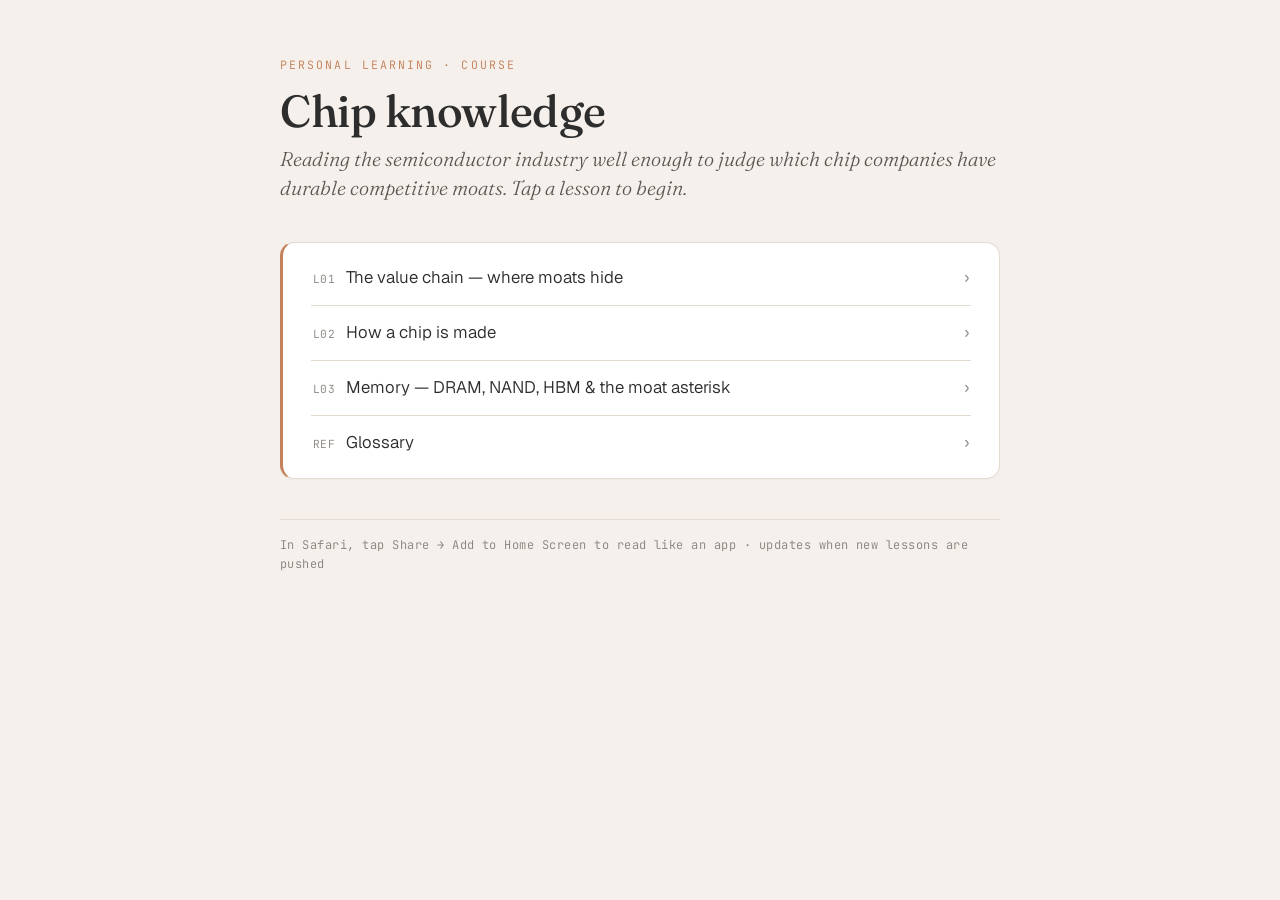
<file: index.html>
<!DOCTYPE html>
<html lang="en">
<head>
<meta charset="utf-8">
<meta name="viewport" content="width=device-width, initial-scale=1">
<title>Chip Knowledge</title>
<meta name="apple-mobile-web-app-capable" content="yes">
<style>
  @import url('https://fonts.googleapis.com/css2?family=Fraunces:ital,opsz,wght@0,9..144,300..600;1,9..144,300..500&family=Geist:wght@300..600&family=JetBrains+Mono:wght@400;500&display=swap');
  :root{--cream:#f5f0eb;--card:#fff;--ink:#2d2d2d;--ink-soft:#5a5550;--ink-faint:#8a8580;
    --terracotta:#c4825a;--terracotta-deep:#a8693f;--hairline:#e3dcd3;--radius:14px;}
  *{box-sizing:border-box;}
  body{margin:0;background:var(--cream);color:var(--ink);font-family:'Geist',system-ui,sans-serif;
    font-weight:350;line-height:1.6;font-size:18px;padding:3.5rem 1.25rem 6rem;-webkit-font-smoothing:antialiased;}
  .wrap{max-width:720px;margin:0 auto;}
  .eyebrow{font-family:'JetBrains Mono',monospace;font-size:.72rem;letter-spacing:.18em;
    text-transform:uppercase;color:var(--terracotta);margin:0 0 .75rem;}
  h1{font-family:'Fraunces',serif;font-weight:500;font-size:clamp(2rem,6vw,2.8rem);line-height:1.1;
    letter-spacing:-.01em;margin:0 0 .5rem;}
  .lede{font-family:'Fraunces',serif;font-style:italic;font-weight:300;font-size:1.25rem;
    line-height:1.45;color:var(--ink-soft);margin:0 0 2.5rem;}
  .card{background:var(--card);border:1px solid var(--hairline);border-left:3px solid var(--terracotta);
    border-radius:var(--radius);padding:.5rem 1.75rem;margin:1.5rem 0;box-shadow:0 1px 2px rgba(45,45,45,.03);}
  ul{list-style:none;padding:0;margin:0;}
  li{margin:0;border-top:1px solid var(--hairline);}
  li:first-child{border-top:none;}
  li a{display:block;padding:.85rem .1rem;color:var(--ink);text-decoration:none;font-size:1.05rem;}
  li a:hover{color:var(--terracotta-deep);}
  li a .n{font-family:'JetBrains Mono',monospace;font-size:.7rem;color:var(--ink-faint);
    letter-spacing:.08em;margin-right:.6rem;}
  li a .arrow{float:right;color:var(--ink-faint);}
  .meta{font-family:'JetBrains Mono',monospace;font-size:.75rem;color:var(--ink-faint);
    letter-spacing:.04em;margin-top:2.5rem;border-top:1px solid var(--hairline);padding-top:1rem;}
</style>
</head>
<body>
<div class="wrap">
  <p class="eyebrow">Personal Learning · Course</p>
  <h1>Chip knowledge</h1>
  <p class="lede">Reading the semiconductor industry well enough to judge which chip companies have
  durable competitive moats. Tap a lesson to begin.</p>

  <div class="card">
    <ul>
      <li><a href="lessons/0001-the-value-chain-where-moats-hide.html"><span class="n">L01</span>The value chain — where moats hide<span class="arrow">›</span></a></li>
      <li><a href="lessons/0002-how-a-chip-is-made.html"><span class="n">L02</span>How a chip is made<span class="arrow">›</span></a></li>
      <li><a href="lessons/0003-memory-dram-nand-hbm-and-the-moat-asterisk.html"><span class="n">L03</span>Memory — DRAM, NAND, HBM &amp; the moat asterisk<span class="arrow">›</span></a></li>
      <li><a href="reference/glossary.html"><span class="n">REF</span>Glossary<span class="arrow">›</span></a></li>
    </ul>
  </div>

  <div class="meta">In Safari, tap Share → Add to Home Screen to read like an app · updates when new lessons are pushed</div>
</div>
</body>
</html>
</file>
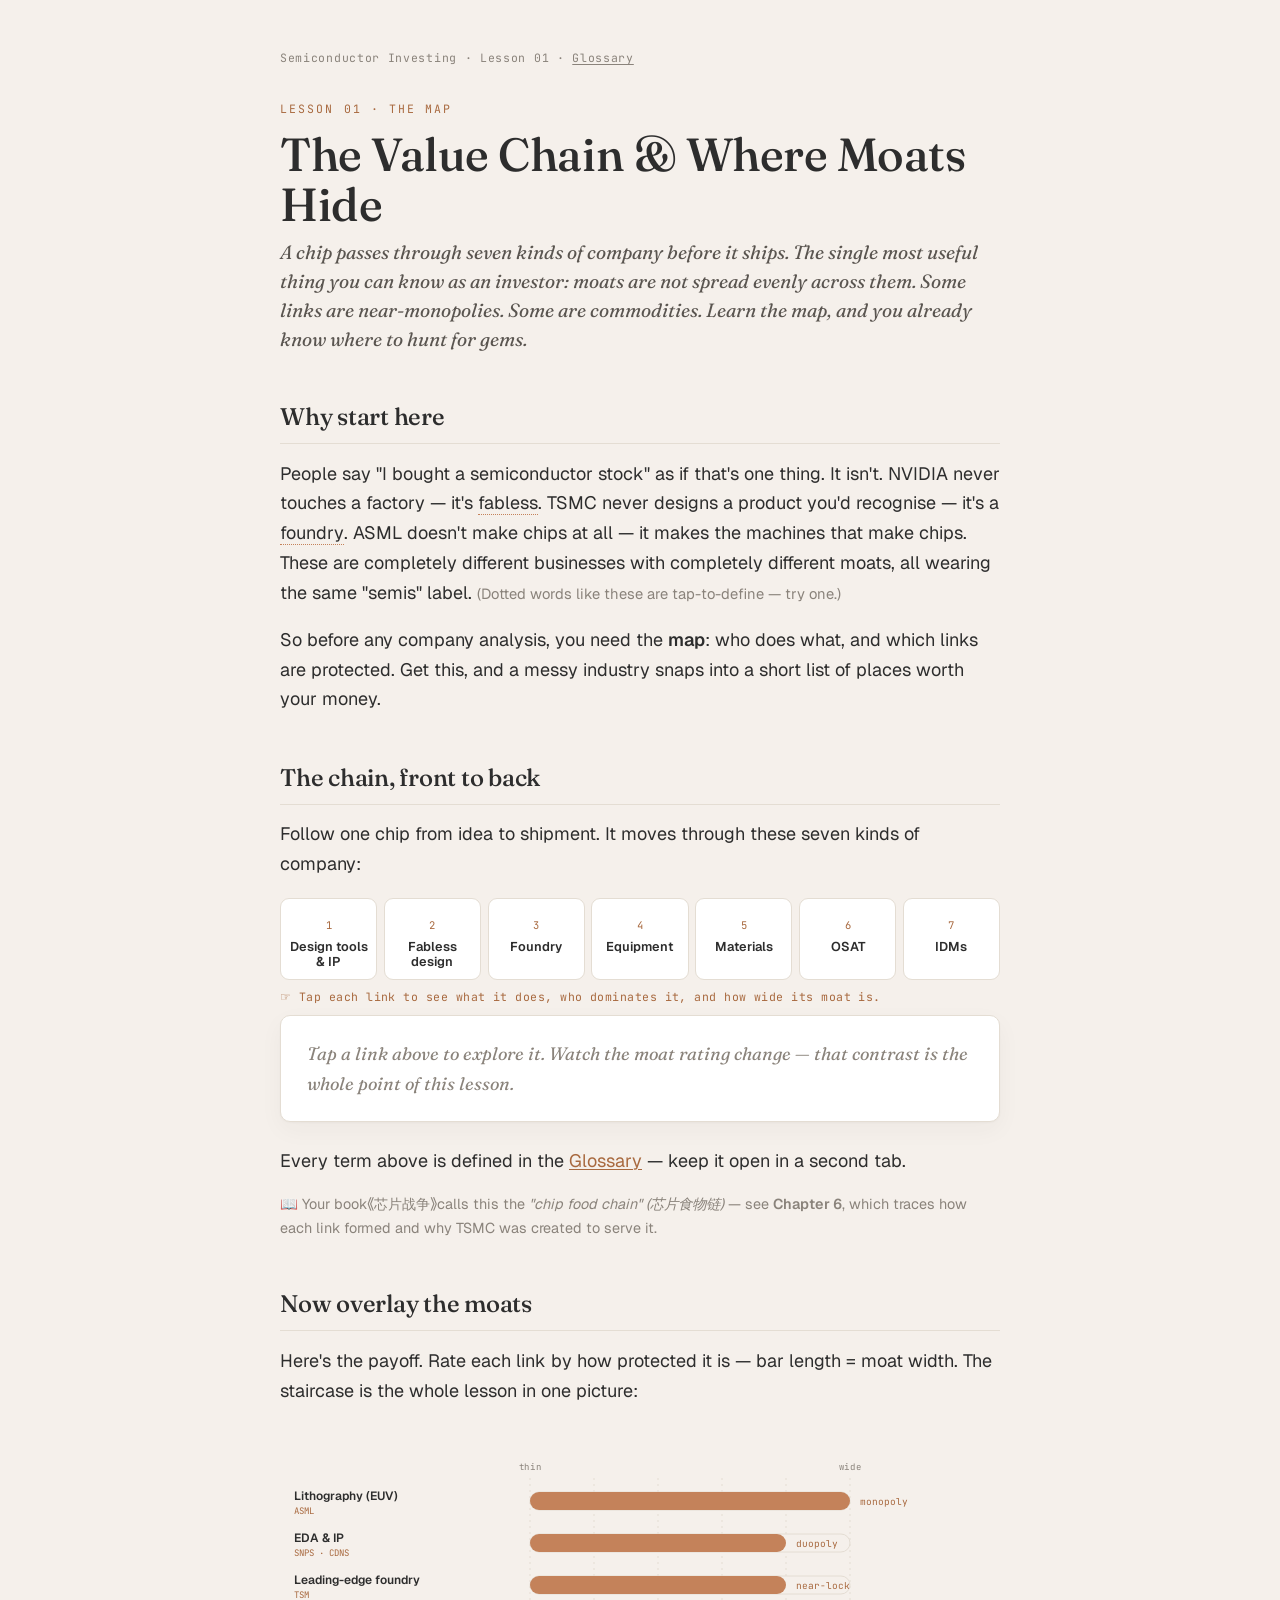
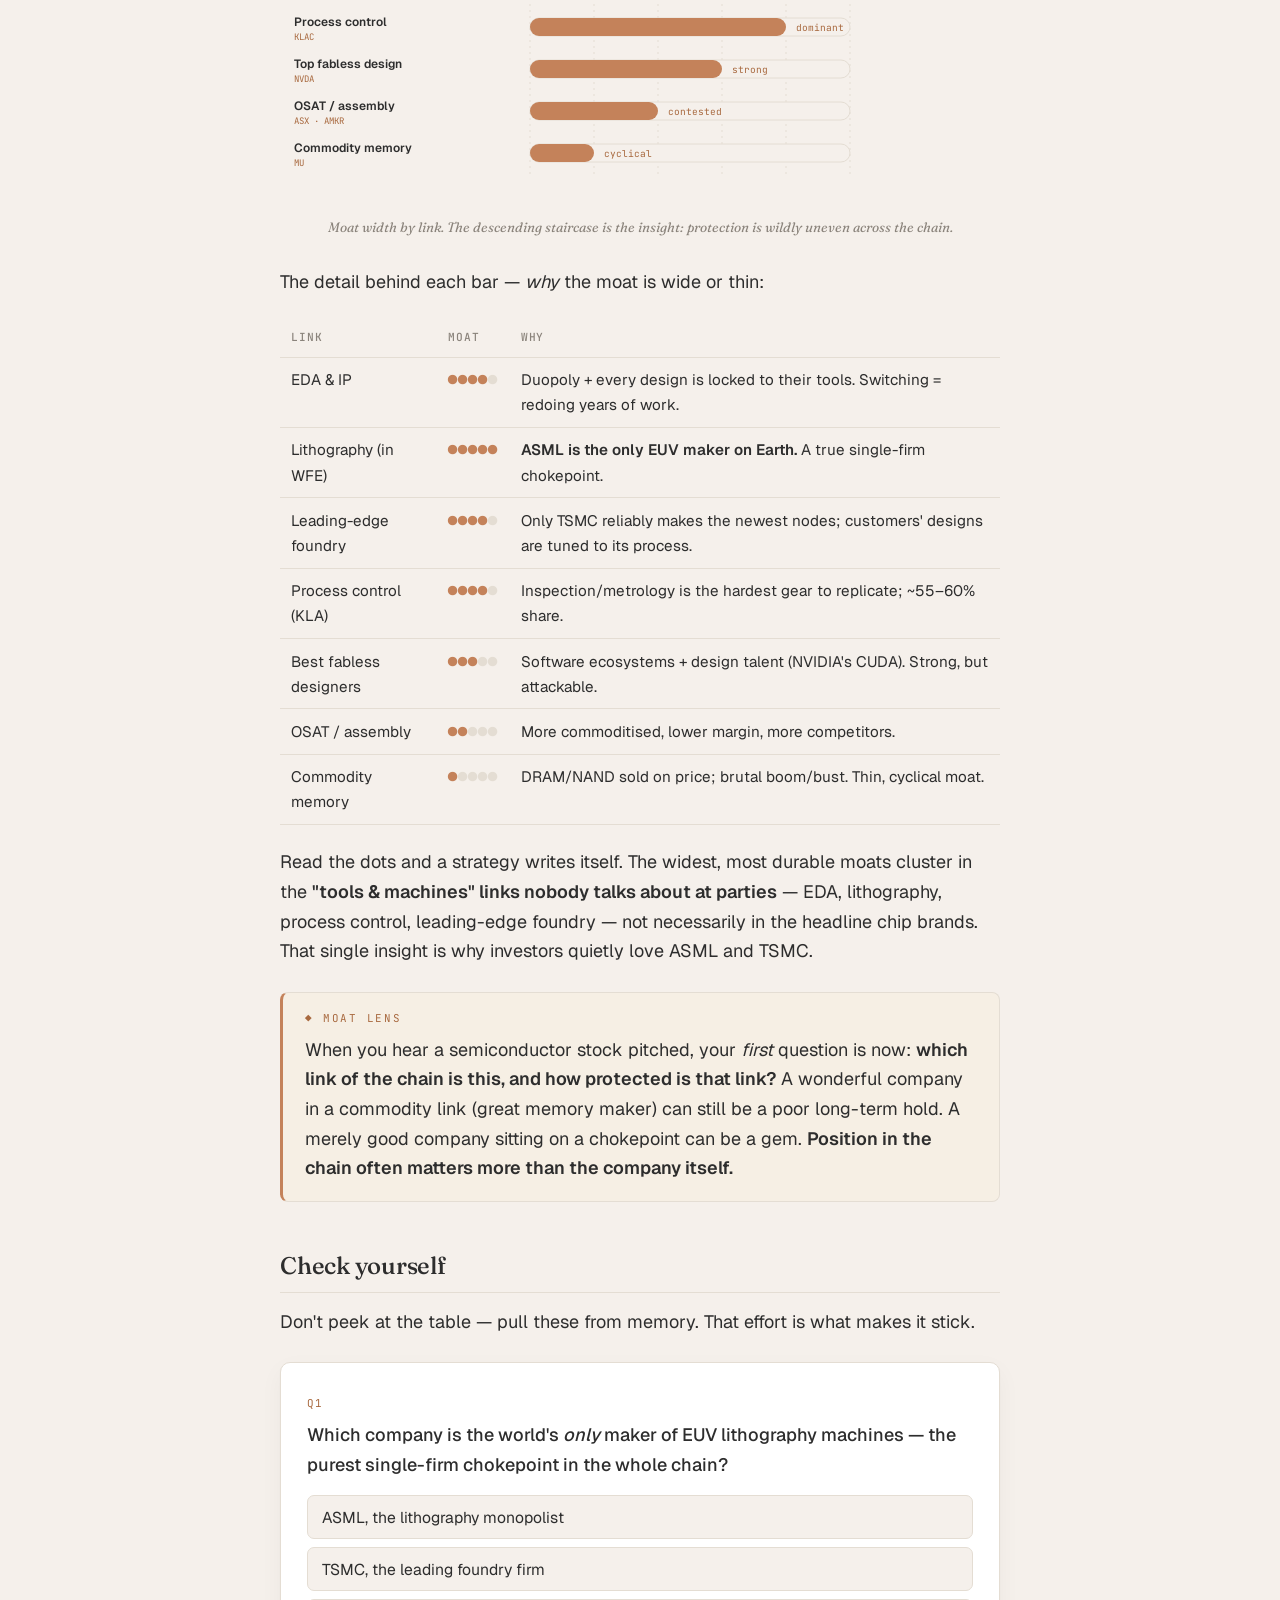
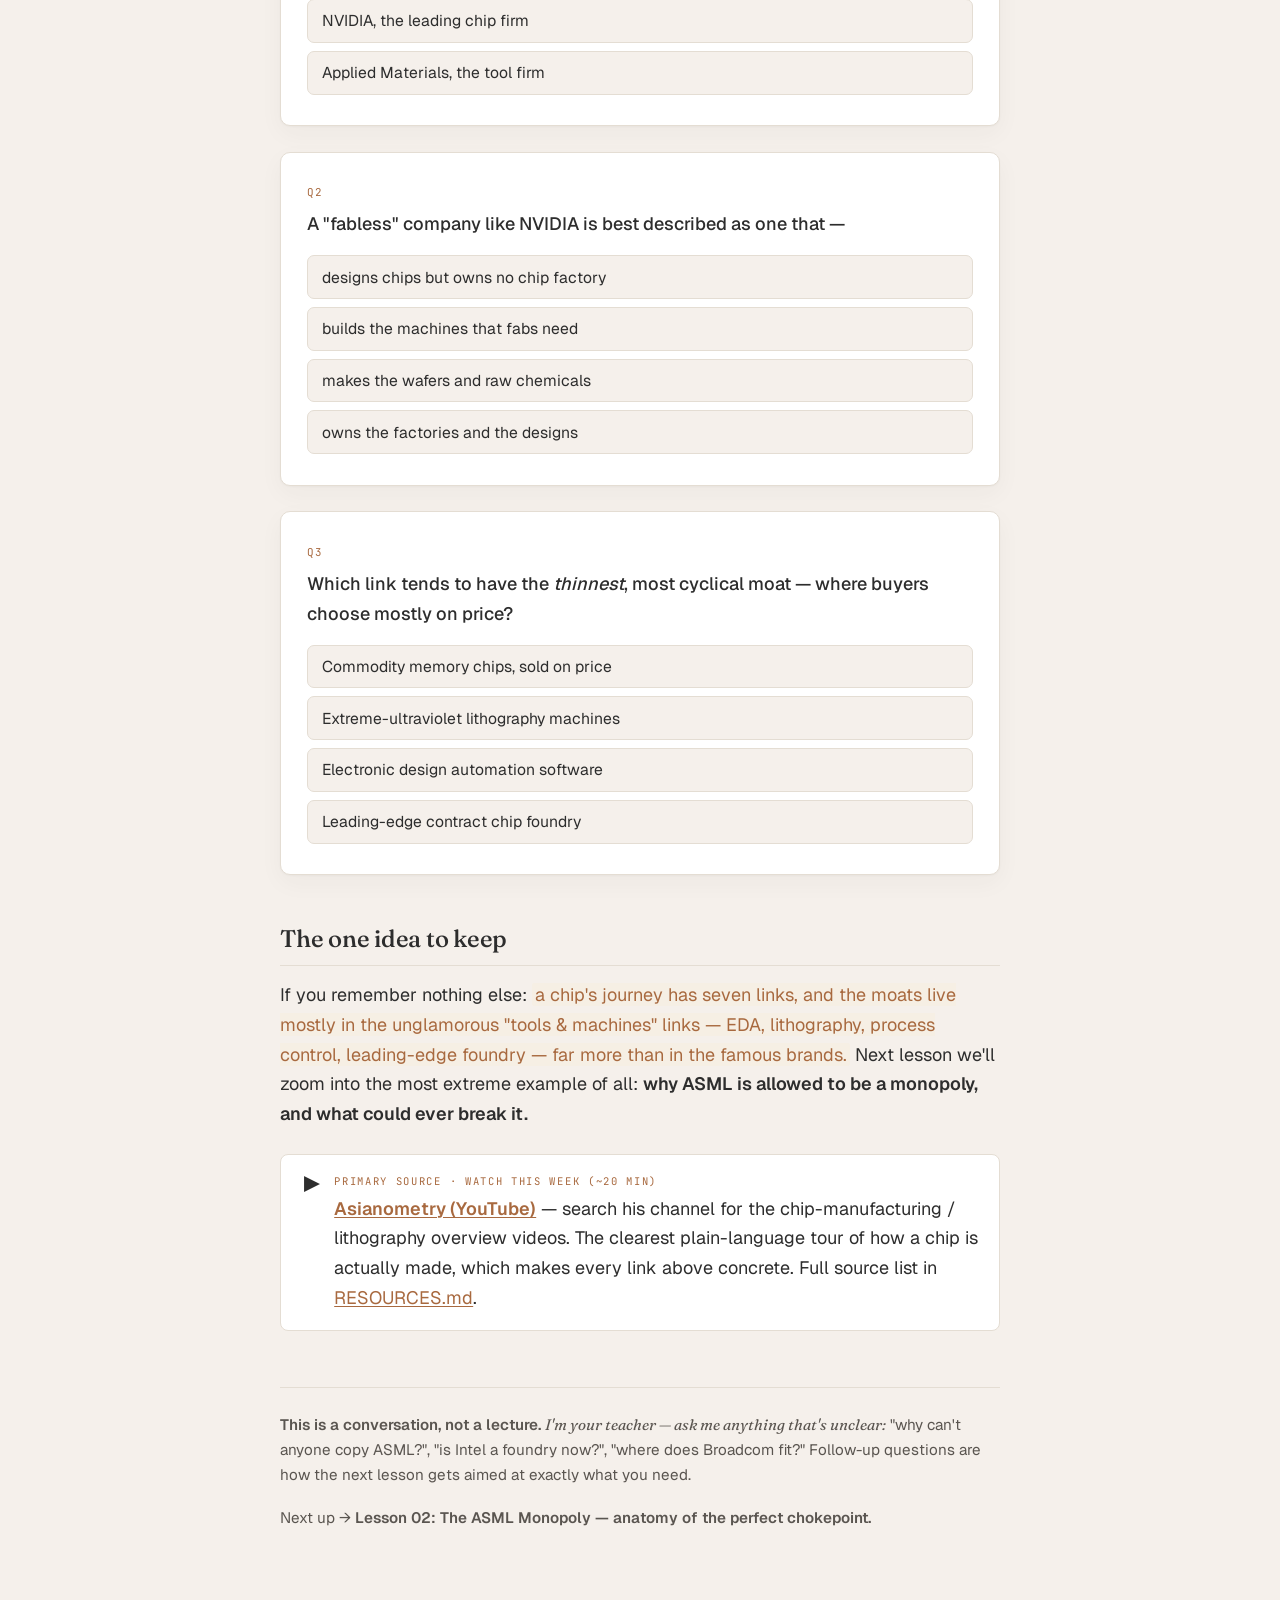
<file: lessons/0001-the-value-chain-where-moats-hide.html>
<!DOCTYPE html>
<html lang="en">
<head>
<meta charset="utf-8">
<meta name="viewport" content="width=device-width, initial-scale=1">
<title>Lesson 1 — The Value Chain & Where Moats Hide</title>
<link rel="stylesheet" href="../assets/course.css">
</head>
<body>
<div class="wrap">
  <div class="crumbs">Semiconductor Investing · Lesson 01 · <a href="../reference/glossary.html">Glossary</a></div>
  <p class="eyebrow">Lesson 01 · The Map</p>
  <h1>The Value Chain &amp; Where Moats Hide</h1>
  <p class="lede">A chip passes through seven kinds of company before it ships. The single most useful thing you can know as an investor: <em>moats are not spread evenly across them.</em> Some links are near-monopolies. Some are commodities. Learn the map, and you already know where to hunt for gems.</p>

  <h2>Why start here</h2>
  <p>People say "I bought a semiconductor stock" as if that's one thing. It isn't. NVIDIA never touches a factory — it's <span class="term" data-def="Designs chips but owns no factory; manufacturing is outsourced to a foundry.">fabless</span>. TSMC never designs a product you'd recognise — it's a <span class="term" data-def="A contract manufacturer that fabricates chips other companies design.">foundry</span>. ASML doesn't make chips at all — it makes the machines that make chips. These are completely different businesses with completely different moats, all wearing the same "semis" label. <span style="color:var(--ink-faint);font-size:0.92rem;">(Dotted words like these are tap-to-define — try one.)</span></p>
  <p>So before any company analysis, you need the <strong>map</strong>: who does what, and which links are protected. Get this, and a messy industry snaps into a short list of places worth your money.</p>

  <h2>The chain, front to back</h2>
  <p>Follow one chip from idea to shipment. It moves through these seven kinds of company:</p>

  <div data-explore>
    <div class="chain">
      <div class="link-chip" data-pick="eda"><span class="lc-num">1</span><span class="lc-name">Design tools &amp; IP</span></div>
      <div class="link-chip" data-pick="fabless"><span class="lc-num">2</span><span class="lc-name">Fabless design</span></div>
      <div class="link-chip" data-pick="foundry"><span class="lc-num">3</span><span class="lc-name">Foundry</span></div>
      <div class="link-chip" data-pick="equip"><span class="lc-num">4</span><span class="lc-name">Equipment</span></div>
      <div class="link-chip" data-pick="materials"><span class="lc-num">5</span><span class="lc-name">Materials</span></div>
      <div class="link-chip" data-pick="osat"><span class="lc-num">6</span><span class="lc-name">OSAT</span></div>
      <div class="link-chip" data-pick="idm"><span class="lc-num">7</span><span class="lc-name">IDMs</span></div>
    </div>
    <p class="explore-hint">Tap each link to see what it does, who dominates it, and how wide its moat is.</p>

    <div class="card exp-panel exp-empty" data-panel="">Tap a link above to explore it. Watch the moat rating change — that contrast is the whole point of this lesson.</div>

    <div class="card exp-panel" data-panel="eda" hidden>
      <div class="panel-head"><h4>1 · Design tools &amp; IP — the blueprint kit</h4><span class="chokebadge">Chokepoint</span></div>
      <p class="panel-meta">Moat <span class="moat"><span class="on">●●●●</span><span class="off">●</span></span> · <span class="ticker">SNPS · CDNS · ARM</span></p>
      <p><strong>EDA</strong> software and licensable <strong>IP</strong> blocks. Nobody can design a modern chip without them — yet it's a tiny slice of revenue with enormous leverage. A duopoly (Synopsys + Cadence) whose tools every design is locked into.</p>
    </div>
    <div class="card exp-panel" data-panel="fabless" hidden>
      <div class="panel-head"><h4>2 · Fabless design — the architects</h4><span class="chokebadge weak">Moat varies</span></div>
      <p class="panel-meta">Moat <span class="moat"><span class="on">●●●</span><span class="off">●●</span></span> · <span class="ticker">NVDA · AMD · AVGO · QCOM</span></p>
      <p>Design the chip, own no factory — manufacturing is outsourced to a foundry. The famous names live here. Moats range from strong (NVIDIA's software ecosystem) to thin (commodity designers). Strong, but more attackable than the tool/machine links.</p>
    </div>
    <div class="card exp-panel" data-panel="foundry" hidden>
      <div class="panel-head"><h4>3 · Foundry — the manufacturers-for-hire</h4><span class="chokebadge">Chokepoint</span></div>
      <p class="panel-meta">Moat <span class="moat"><span class="on">●●●●</span><span class="off">●</span></span> · <span class="ticker">TSM</span></p>
      <p>Take someone else's design and fabricate it at colossal scale. The <em>leading edge</em> is essentially one company — TSMC — and customers' designs get tuned to its specific process, making them costly to move.</p>
    </div>
    <div class="card exp-panel" data-panel="equip" hidden>
      <div class="panel-head"><h4>4 · Equipment (WFE) — the picks &amp; shovels</h4><span class="chokebadge">Chokepoint</span></div>
      <p class="panel-meta">Moat <span class="moat"><span class="on">●●●●●</span></span> (litho) · <span class="ticker">ASML · AMAT · LRCX · KLAC</span></p>
      <p>Build the machines a fab is made of. Each sub-step is dominated by one or two firms — and lithography is the purest monopoly in the whole industry: <strong>only ASML makes EUV machines.</strong> The widest moats live here.</p>
    </div>
    <div class="card exp-panel" data-panel="materials" hidden>
      <div class="panel-head"><h4>5 · Materials — the consumables</h4><span class="chokebadge weak">Moat varies</span></div>
      <p class="panel-meta">Moat <span class="moat"><span class="on">●●●</span><span class="off">●●</span></span> · <span class="ticker">(mostly non-US-listed)</span></p>
      <p>Ultra-pure wafers, gases, chemicals, photoresist. Boring, essential, and often Japanese. Some niches (photoresist, polished wafers) are quietly concentrated; others are competitive.</p>
    </div>
    <div class="card exp-panel" data-panel="osat" hidden>
      <div class="panel-head"><h4>6 · OSAT — assembly &amp; test</h4><span class="chokebadge weak">Contested</span></div>
      <p class="panel-meta">Moat <span class="moat"><span class="on">●●</span><span class="off">●●●</span></span> · <span class="ticker">ASX · AMKR</span></p>
      <p>Package the finished wafer into a usable chip and test it — the back end. More commoditised, lower margin, more competitors. (Watch this space: <em>advanced</em> packaging for AI chips is making parts of it far more valuable.)</p>
    </div>
    <div class="card exp-panel" data-panel="idm" hidden>
      <div class="panel-head"><h4>7 · IDMs — the do-it-all-in-house</h4><span class="chokebadge weak">Moat varies</span></div>
      <p class="panel-meta">Moat <span class="moat"><span class="on">●●●</span><span class="off">●●</span></span> · <span class="ticker">INTC · TXN · ADI · MU</span></p>
      <p>Design <em>and</em> manufacture under one roof — the original model. Quality depends on the niche: analog IDMs (TXN, ADI) are durable; memory IDMs (MU) ride a brutal commodity cycle; Intel is fighting to keep its manufacturing edge.</p>
    </div>
  </div>

  <p>Every term above is defined in the <a href="../reference/glossary.html">Glossary</a> — keep it open in a second tab.</p>
  <p style="font-size:0.9rem;color:var(--ink-faint);">📖 Your book《芯片战争》calls this the <em>"chip food chain" (芯片食物链)</em> — see <strong>Chapter 6</strong>, which traces how each link formed and why TSMC was created to serve it.</p>

  <h2>Now overlay the moats</h2>
  <p>Here's the payoff. Rate each link by how protected it is — bar length = moat width. The staircase is the whole lesson in one picture:</p>

  <figure class="fig">
    <svg viewBox="0 0 720 372" role="img" aria-label="Moat strength by link in the value chain">
      <!-- scale guides: track x 250..570 = 5 units, 64px/unit -->
      <g class="svg-line" stroke-width="1" stroke-dasharray="2 4">
        <line x1="250" y1="44" x2="250" y2="344"/><line x1="314" y1="44" x2="314" y2="344"/>
        <line x1="378" y1="44" x2="378" y2="344"/><line x1="442" y1="44" x2="442" y2="344"/>
        <line x1="506" y1="44" x2="506" y2="344"/><line x1="570" y1="44" x2="570" y2="344"/>
      </g>
      <g class="t-label" font-size="9" text-anchor="middle">
        <text x="250" y="36">thin</text><text x="570" y="36">wide</text>
      </g>

      <!-- rows: y top 52, height 42; bar h 18 centered -->
      <!-- 1 Litho 5 -> w320 -->
      <g>
        <text class="t-title" x="14" y="66" font-size="12">Lithography (EUV)</text>
        <text class="t-mono" x="14" y="80" font-size="9">ASML</text>
        <rect class="svg-cream" x="250" y="58" width="320" height="18" rx="9" stroke-width="1"/>
        <rect class="svg-accent" x="250" y="58" width="320" height="18" rx="9"/>
        <text class="t-mono" x="580" y="71" font-size="9.5">monopoly</text>
      </g>
      <!-- 2 EDA 4 -> 256 -->
      <g transform="translate(0,42)">
        <text class="t-title" x="14" y="66" font-size="12">EDA &amp; IP</text>
        <text class="t-mono" x="14" y="80" font-size="9">SNPS · CDNS</text>
        <rect class="svg-cream" x="250" y="58" width="320" height="18" rx="9" stroke-width="1"/>
        <rect class="svg-accent" x="250" y="58" width="256" height="18" rx="9"/>
        <text class="t-mono" x="516" y="71" font-size="9.5">duopoly</text>
      </g>
      <!-- 3 Leading foundry 4 -->
      <g transform="translate(0,84)">
        <text class="t-title" x="14" y="66" font-size="12">Leading-edge foundry</text>
        <text class="t-mono" x="14" y="80" font-size="9">TSM</text>
        <rect class="svg-cream" x="250" y="58" width="320" height="18" rx="9" stroke-width="1"/>
        <rect class="svg-accent" x="250" y="58" width="256" height="18" rx="9"/>
        <text class="t-mono" x="516" y="71" font-size="9.5">near-lock</text>
      </g>
      <!-- 4 Process control 4 -->
      <g transform="translate(0,126)">
        <text class="t-title" x="14" y="66" font-size="12">Process control</text>
        <text class="t-mono" x="14" y="80" font-size="9">KLAC</text>
        <rect class="svg-cream" x="250" y="58" width="320" height="18" rx="9" stroke-width="1"/>
        <rect class="svg-accent" x="250" y="58" width="256" height="18" rx="9"/>
        <text class="t-mono" x="516" y="71" font-size="9.5">dominant</text>
      </g>
      <!-- 5 Top fabless 3 -> 192 -->
      <g transform="translate(0,168)">
        <text class="t-title" x="14" y="66" font-size="12">Top fabless design</text>
        <text class="t-mono" x="14" y="80" font-size="9">NVDA</text>
        <rect class="svg-cream" x="250" y="58" width="320" height="18" rx="9" stroke-width="1"/>
        <rect class="svg-accent" x="250" y="58" width="192" height="18" rx="9"/>
        <text class="t-mono" x="452" y="71" font-size="9.5">strong</text>
      </g>
      <!-- 6 OSAT 2 -> 128 -->
      <g transform="translate(0,210)">
        <text class="t-title" x="14" y="66" font-size="12">OSAT / assembly</text>
        <text class="t-mono" x="14" y="80" font-size="9">ASX · AMKR</text>
        <rect class="svg-cream" x="250" y="58" width="320" height="18" rx="9" stroke-width="1"/>
        <rect class="svg-accent" x="250" y="58" width="128" height="18" rx="9"/>
        <text class="t-mono" x="388" y="71" font-size="9.5">contested</text>
      </g>
      <!-- 7 Commodity memory 1 -> 64 -->
      <g transform="translate(0,252)">
        <text class="t-title" x="14" y="66" font-size="12">Commodity memory</text>
        <text class="t-mono" x="14" y="80" font-size="9">MU</text>
        <rect class="svg-cream" x="250" y="58" width="320" height="18" rx="9" stroke-width="1"/>
        <rect class="svg-accent" x="250" y="58" width="64" height="18" rx="9"/>
        <text class="t-mono" x="324" y="71" font-size="9.5">cyclical</text>
      </g>
    </svg>
    <figcaption>Moat width by link. The descending staircase <em>is</em> the insight: protection is wildly uneven across the chain.</figcaption>
  </figure>

  <p>The detail behind each bar — <em>why</em> the moat is wide or thin:</p>

  <table>
    <thead>
      <tr><th>Link</th><th>Moat</th><th>Why</th></tr>
    </thead>
    <tbody>
      <tr><td>EDA &amp; IP</td><td class="moat"><span class="on">●●●●</span><span class="off">●</span></td><td>Duopoly + every design is locked to their tools. Switching = redoing years of work.</td></tr>
      <tr><td>Lithography (in WFE)</td><td class="moat"><span class="on">●●●●●</span></td><td><strong>ASML is the only EUV maker on Earth.</strong> A true single-firm chokepoint.</td></tr>
      <tr><td>Leading-edge foundry</td><td class="moat"><span class="on">●●●●</span><span class="off">●</span></td><td>Only TSMC reliably makes the newest nodes; customers' designs are tuned to its process.</td></tr>
      <tr><td>Process control (KLA)</td><td class="moat"><span class="on">●●●●</span><span class="off">●</span></td><td>Inspection/metrology is the hardest gear to replicate; ~55–60% share.</td></tr>
      <tr><td>Best fabless designers</td><td class="moat"><span class="on">●●●</span><span class="off">●●</span></td><td>Software ecosystems + design talent (NVIDIA's CUDA). Strong, but attackable.</td></tr>
      <tr><td>OSAT / assembly</td><td class="moat"><span class="on">●●</span><span class="off">●●●</span></td><td>More commoditised, lower margin, more competitors.</td></tr>
      <tr><td>Commodity memory</td><td class="moat"><span class="on">●</span><span class="off">●●●●</span></td><td>DRAM/NAND sold on price; brutal boom/bust. Thin, cyclical moat.</td></tr>
    </tbody>
  </table>

  <p>Read the dots and a strategy writes itself. The widest, most durable moats cluster in the <strong>"tools &amp; machines" links nobody talks about at parties</strong> — EDA, lithography, process control, leading-edge foundry — not necessarily in the headline chip brands. That single insight is why investors quietly love ASML and TSMC.</p>

  <div class="moat-lens">
    <span class="tag">◆ Moat Lens</span>
    <p>When you hear a semiconductor stock pitched, your <em>first</em> question is now: <strong>which link of the chain is this, and how protected is that link?</strong> A wonderful company in a commodity link (great memory maker) can still be a poor long-term hold. A merely good company sitting on a chokepoint can be a gem. <strong>Position in the chain often matters more than the company itself.</strong></p>
  </div>

  <h2>Check yourself</h2>
  <p>Don't peek at the table — pull these from memory. That effort is what makes it stick.</p>

  <div class="quiz" data-quiz>
    <span class="qnum">Q1</span>
    <p class="q">Which company is the world's <em>only</em> maker of EUV lithography machines — the purest single-firm chokepoint in the whole chain?</p>
    <button data-correct>ASML, the lithography monopolist</button>
    <button>TSMC, the leading foundry firm</button>
    <button>NVIDIA, the leading chip firm</button>
    <button>Applied Materials, the tool firm</button>
    <p class="explain" hidden>ASML. No EUV machine means no leading-edge chips — and no one else on Earth makes one. TSMC and NVIDIA are powerful, but they are <em>customers</em> of this chokepoint, not the chokepoint itself.</p>
  </div>

  <div class="quiz" data-quiz>
    <span class="qnum">Q2</span>
    <p class="q">A "fabless" company like NVIDIA is best described as one that —</p>
    <button data-correct>designs chips but owns no chip factory</button>
    <button>builds the machines that fabs need</button>
    <button>makes the wafers and raw chemicals</button>
    <button>owns the factories and the designs</button>
    <p class="explain" hidden>Fabless = design only, manufacturing outsourced to a foundry (usually TSMC). Owning factories <em>and</em> designs is the IDM model (Intel). Building the machines is equipment (ASML). See <a href="../reference/glossary.html">Glossary → Fabless</a>.</p>
  </div>

  <div class="quiz" data-quiz>
    <span class="qnum">Q3</span>
    <p class="q">Which link tends to have the <em>thinnest</em>, most cyclical moat — where buyers choose mostly on price?</p>
    <button data-correct>Commodity memory chips, sold on price</button>
    <button>Extreme-ultraviolet lithography machines</button>
    <button>Electronic design automation software</button>
    <button>Leading-edge contract chip foundry</button>
    <p class="explain" hidden>Commodity DRAM/NAND memory. Supply is interchangeable, so it competes on price and swings violently with the cycle — the opposite of a chokepoint. The other three are among the strongest moats in the industry.</p>
  </div>

  <h2>The one idea to keep</h2>
  <p>If you remember nothing else: <mark>a chip's journey has seven links, and the moats live mostly in the unglamorous "tools &amp; machines" links — EDA, lithography, process control, leading-edge foundry — far more than in the famous brands.</mark> Next lesson we'll zoom into the most extreme example of all: <strong>why ASML is allowed to be a monopoly, and what could ever break it.</strong></p>

  <div class="primary-source">
    <div class="glyph">▶</div>
    <div>
      <span class="label">Primary source · watch this week (~20 min)</span>
      <strong><a href="https://www.youtube.com/@Asianometry">Asianometry (YouTube)</a></strong> — search his channel for the chip-manufacturing / lithography overview videos. The clearest plain-language tour of how a chip is actually made, which makes every link above concrete. Full source list in <a href="../RESOURCES.md">RESOURCES.md</a>.
    </div>
  </div>

  <div class="lesson-foot">
    <p><strong>This is a conversation, not a lecture.</strong> <span class="ask">I'm your teacher — ask me anything that's unclear:</span> "why can't anyone copy ASML?", "is Intel a foundry now?", "where does Broadcom fit?" Follow-up questions are how the next lesson gets aimed at exactly what you need.</p>
    <p style="margin-top:1rem;">Next up → <strong>Lesson 02: The ASML Monopoly — anatomy of the perfect chokepoint.</strong></p>
  </div>
</div>
<script src="../assets/quiz.js"></script>
<script src="../assets/interactive.js"></script>
</body>
</html>
</file>
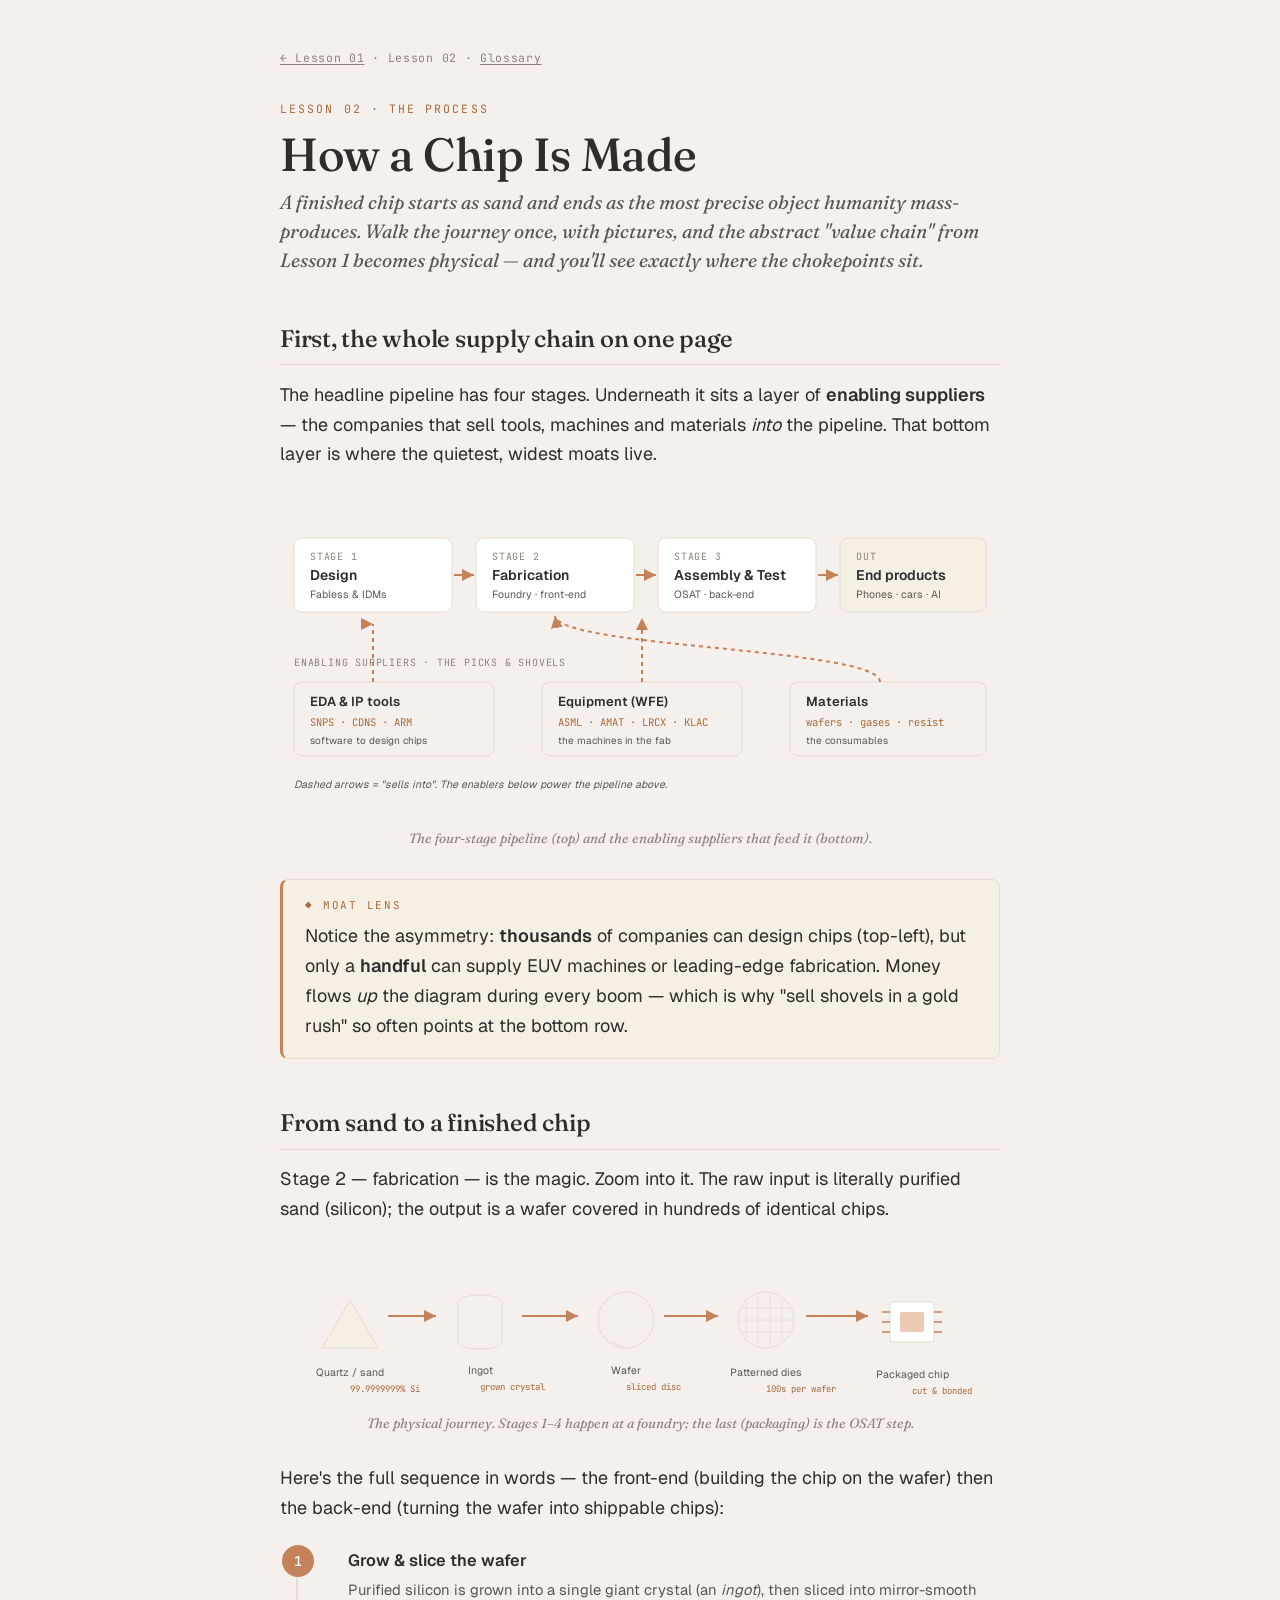
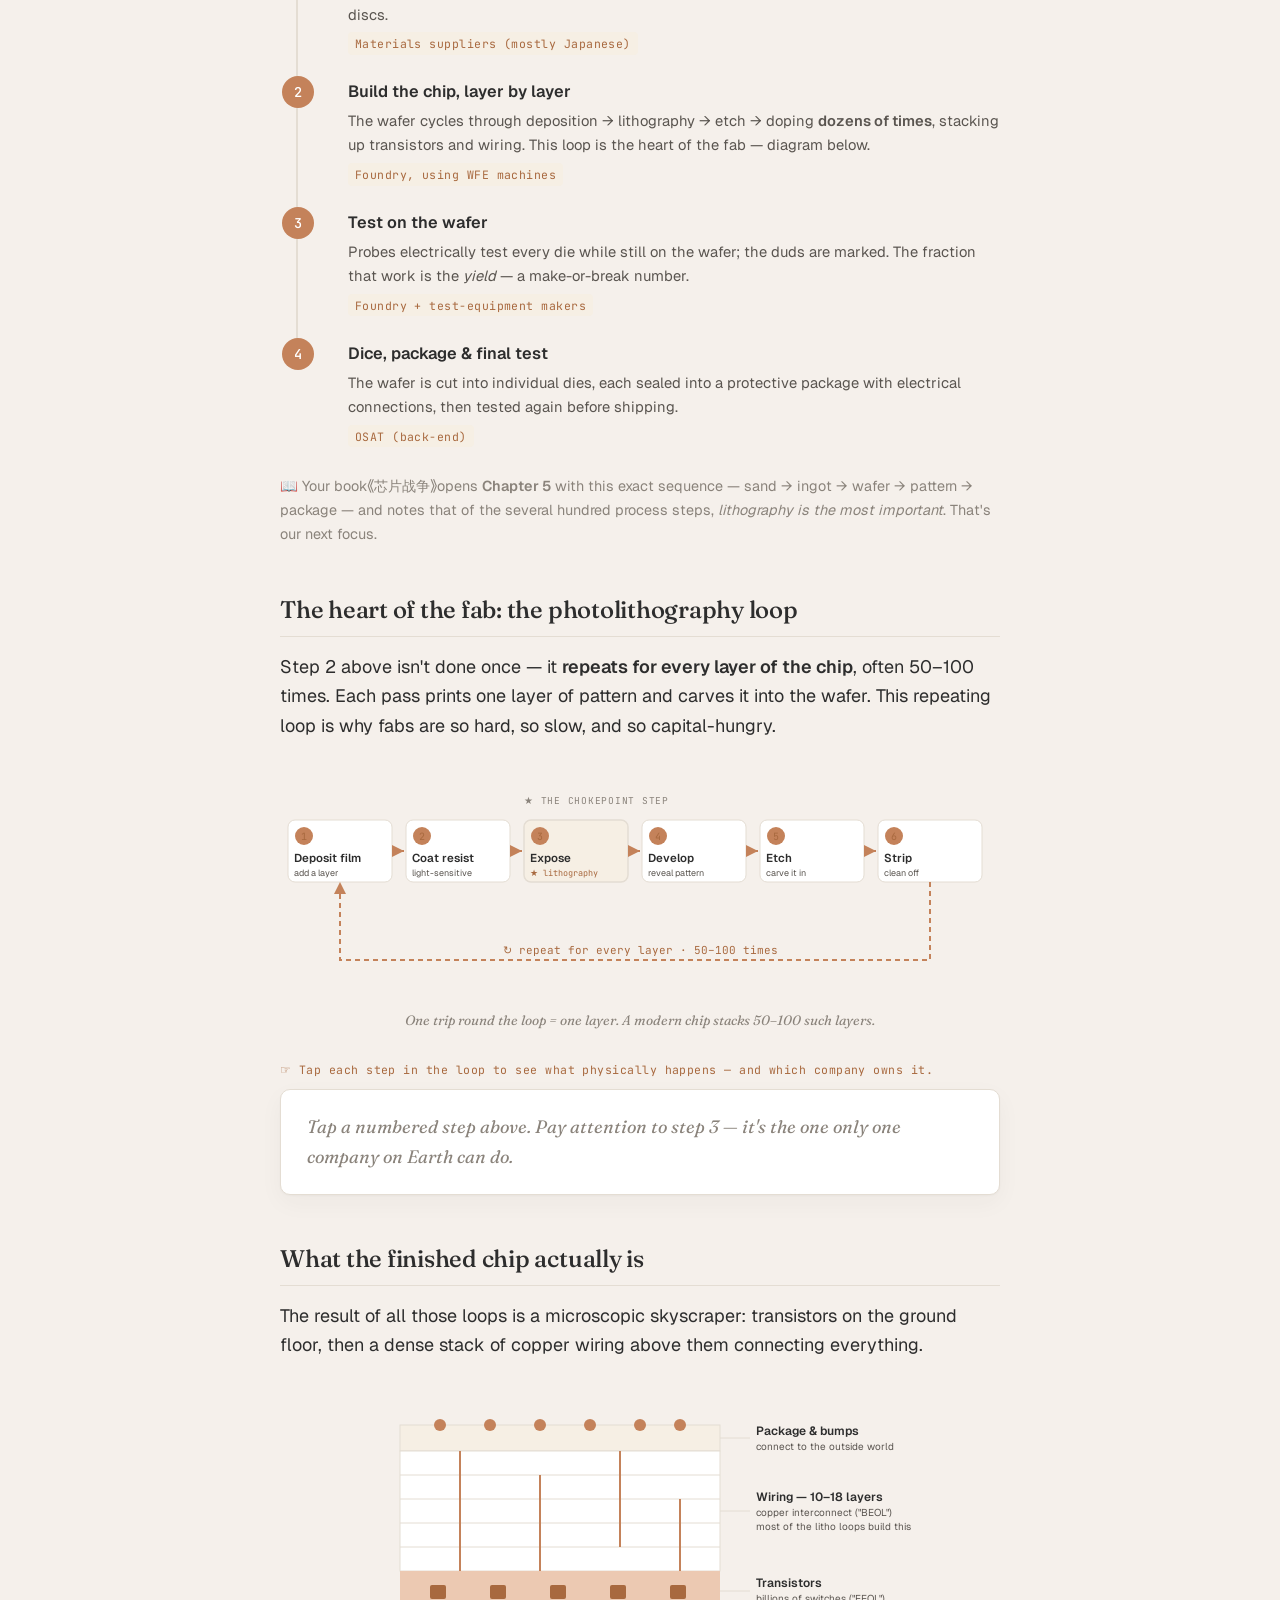
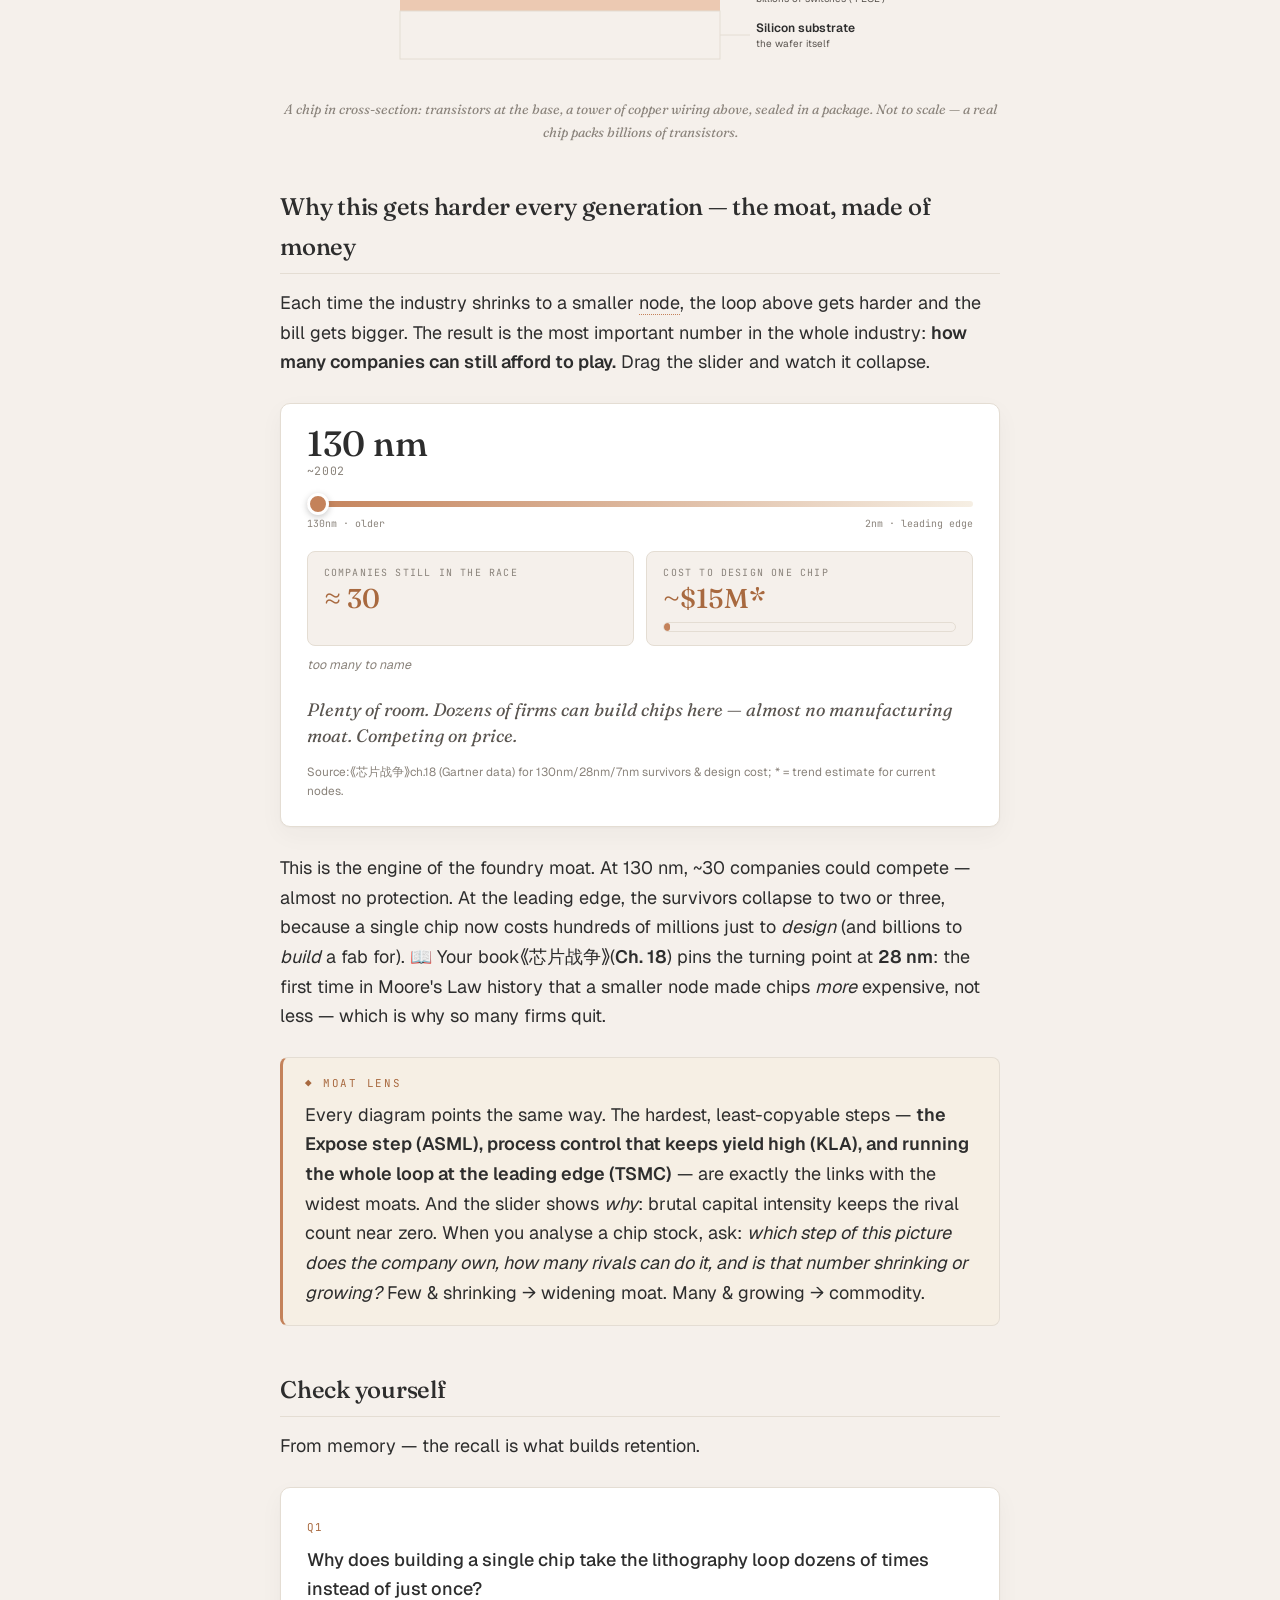
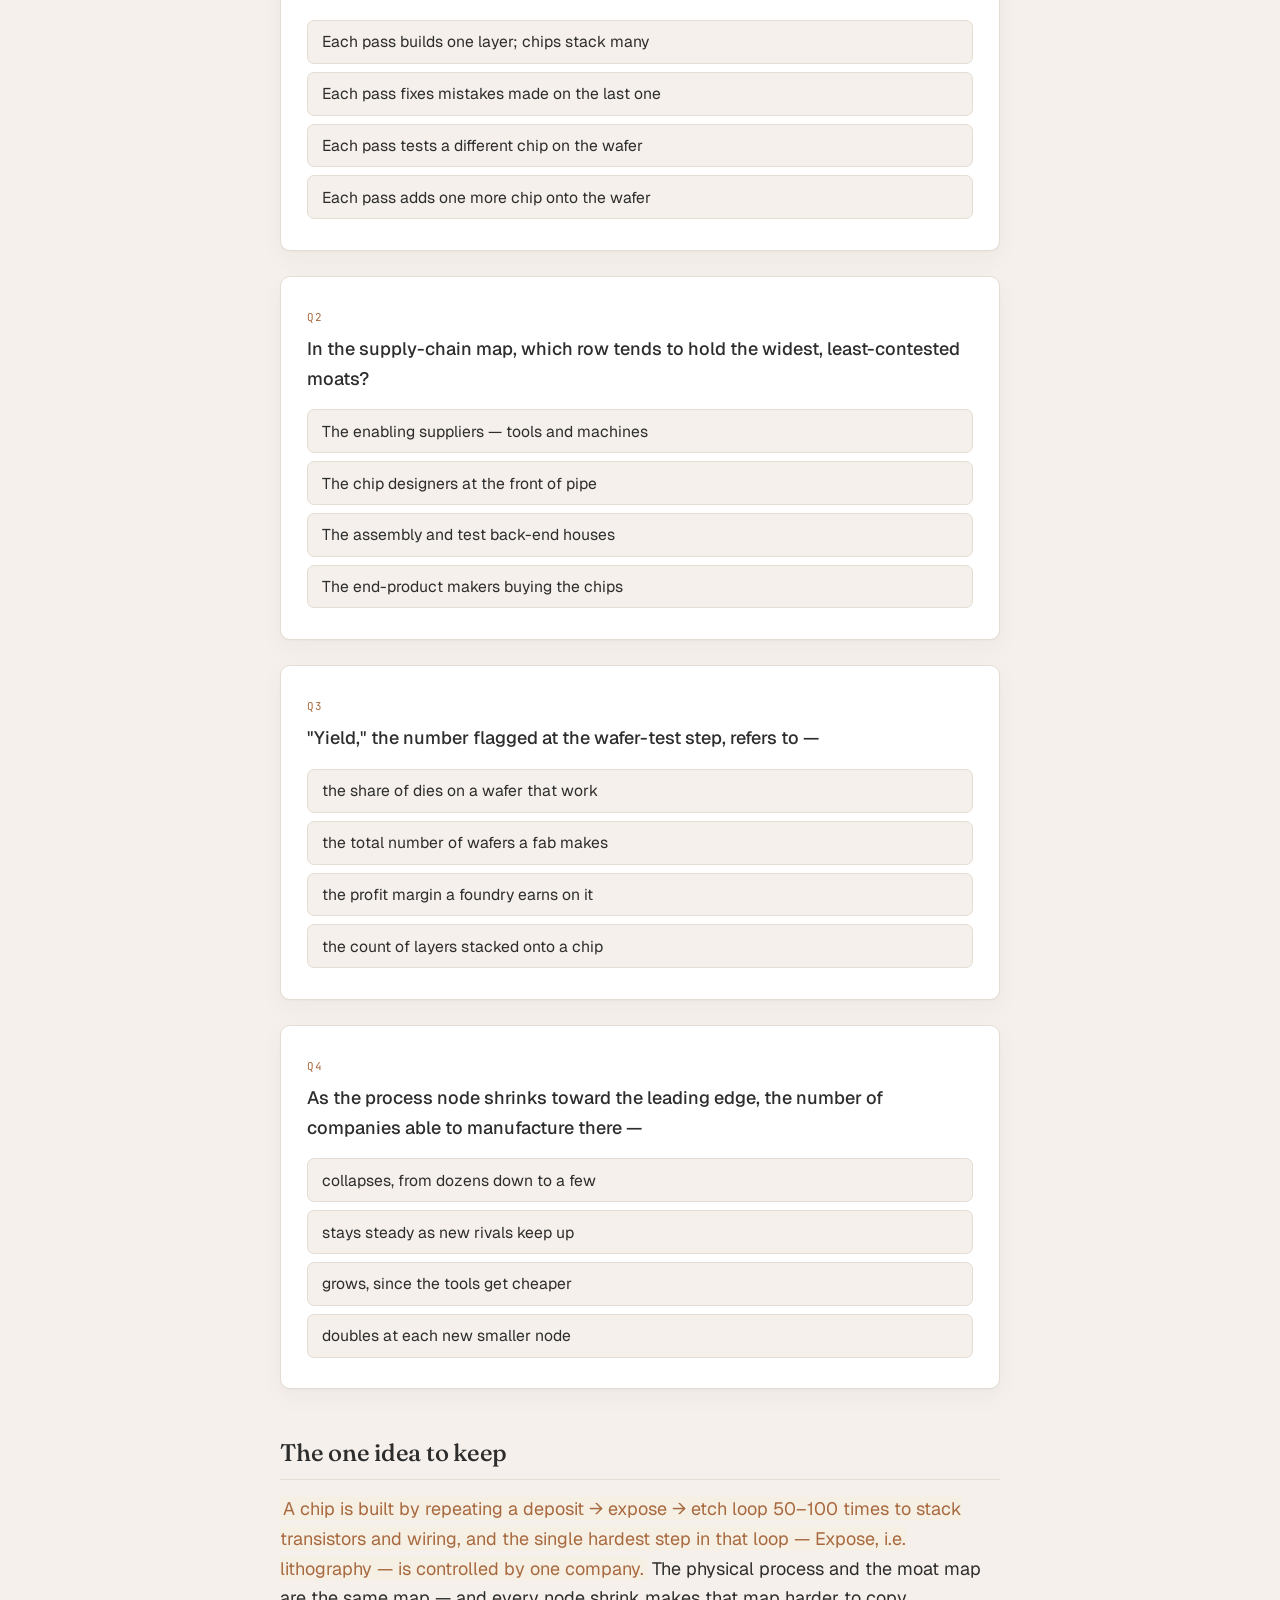
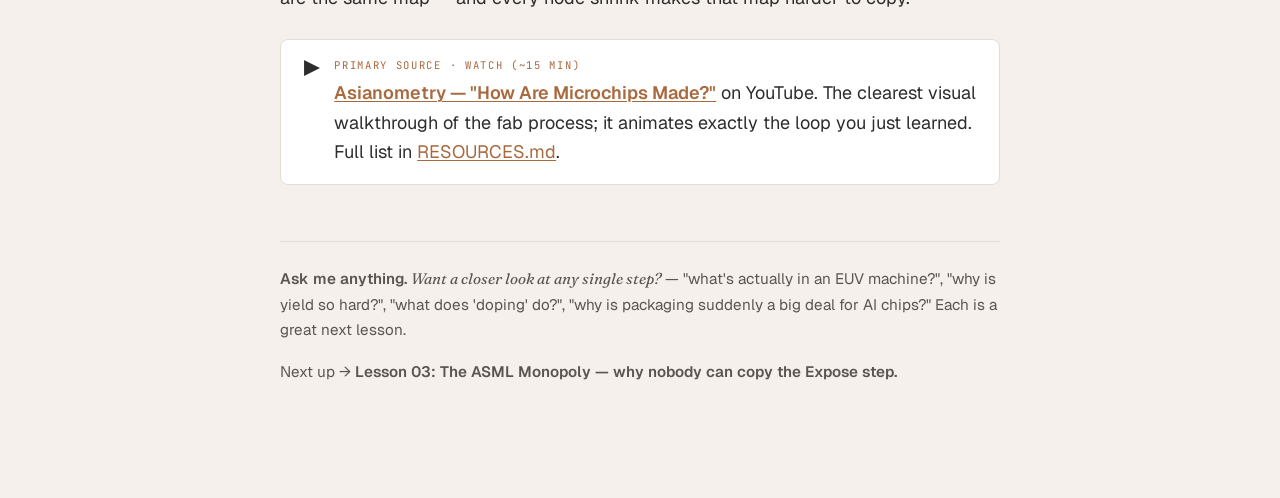
<file: lessons/0002-how-a-chip-is-made.html>
<!DOCTYPE html>
<html lang="en">
<head>
<meta charset="utf-8">
<meta name="viewport" content="width=device-width, initial-scale=1">
<title>Lesson 2 — How a Chip Is Made</title>
<link rel="stylesheet" href="../assets/course.css">
</head>
<body>
<div class="wrap">
  <div class="crumbs"><a href="0001-the-value-chain-where-moats-hide.html">← Lesson 01</a> · Lesson 02 · <a href="../reference/glossary.html">Glossary</a></div>
  <p class="eyebrow">Lesson 02 · The Process</p>
  <h1>How a Chip Is Made</h1>
  <p class="lede">A finished chip starts as sand and ends as the most precise object humanity mass-produces. Walk the journey once, with pictures, and the abstract "value chain" from Lesson 1 becomes physical — and you'll <em>see</em> exactly where the chokepoints sit.</p>

  <h2>First, the whole supply chain on one page</h2>
  <p>The headline pipeline has four stages. Underneath it sits a layer of <strong>enabling suppliers</strong> — the companies that sell tools, machines and materials <em>into</em> the pipeline. That bottom layer is where the quietest, widest moats live.</p>

  <figure class="fig">
    <svg viewBox="0 0 720 320" role="img" aria-label="Semiconductor supply chain map">
      <!-- top pipeline -->
      <g>
        <rect class="svg-card" x="14" y="40" width="158" height="74" rx="8" stroke-width="1"/>
        <text class="t-label" x="30" y="62" font-size="10">STAGE 1</text>
        <text class="t-title" x="30" y="82" font-size="14">Design</text>
        <text class="t-body" x="30" y="100" font-size="10.5">Fabless &amp; IDMs</text>

        <rect class="svg-card" x="196" y="40" width="158" height="74" rx="8" stroke-width="1"/>
        <text class="t-label" x="212" y="62" font-size="10">STAGE 2</text>
        <text class="t-title" x="212" y="82" font-size="14">Fabrication</text>
        <text class="t-body" x="212" y="100" font-size="10.5">Foundry · front-end</text>

        <rect class="svg-card" x="378" y="40" width="158" height="74" rx="8" stroke-width="1"/>
        <text class="t-label" x="394" y="62" font-size="10">STAGE 3</text>
        <text class="t-title" x="394" y="82" font-size="14">Assembly &amp; Test</text>
        <text class="t-body" x="394" y="100" font-size="10.5">OSAT · back-end</text>

        <rect class="svg-wash" x="560" y="40" width="146" height="74" rx="8" stroke-width="1"/>
        <text class="t-label" x="576" y="62" font-size="10">OUT</text>
        <text class="t-title" x="576" y="82" font-size="14">End products</text>
        <text class="t-body" x="576" y="100" font-size="10.5">Phones · cars · AI</text>
      </g>
      <!-- pipeline arrows -->
      <g class="svg-flow">
        <path d="M174 77 H194" marker-end="url(#ah)"/>
        <path d="M356 77 H376" marker-end="url(#ah)"/>
        <path d="M538 77 H558" marker-end="url(#ah)"/>
      </g>

      <!-- enabler band -->
      <text class="t-label" x="14" y="168" font-size="10">ENABLING SUPPLIERS · THE PICKS &amp; SHOVELS</text>
      <g>
        <rect class="svg-cream" x="14" y="184" width="200" height="74" rx="8" stroke-width="1"/>
        <text class="t-title" x="30" y="208" font-size="13">EDA &amp; IP tools</text>
        <text class="t-mono" x="30" y="228" font-size="10.5">SNPS · CDNS · ARM</text>
        <text class="t-body" x="30" y="246" font-size="10">software to design chips</text>

        <rect class="svg-cream" x="262" y="184" width="200" height="74" rx="8" stroke-width="1"/>
        <text class="t-title" x="278" y="208" font-size="13">Equipment (WFE)</text>
        <text class="t-mono" x="278" y="228" font-size="10.5">ASML · AMAT · LRCX · KLAC</text>
        <text class="t-body" x="278" y="246" font-size="10">the machines in the fab</text>

        <rect class="svg-cream" x="510" y="184" width="196" height="74" rx="8" stroke-width="1"/>
        <text class="t-title" x="526" y="208" font-size="13">Materials</text>
        <text class="t-mono" x="526" y="228" font-size="10.5">wafers · gases · resist</text>
        <text class="t-body" x="526" y="246" font-size="10">the consumables</text>
      </g>
      <!-- feed arrows up into pipeline -->
      <g class="svg-flow" stroke-dasharray="4 4">
        <path d="M93 184 V126 H93" marker-end="url(#ah)"/>
        <path d="M362 184 V120" marker-end="url(#ah)"/>
        <path d="M600 184 C600 150 280 150 275 118" marker-end="url(#ah)"/>
      </g>
      <text class="t-body" x="14" y="290" font-size="10.5" font-style="italic">Dashed arrows = "sells into". The enablers below power the pipeline above.</text>

      <defs>
        <marker id="ah" markerWidth="9" markerHeight="9" refX="6" refY="3" orient="auto">
          <path d="M0,0 L6,3 L0,6 Z" fill="#c4825a"/>
        </marker>
      </defs>
    </svg>
    <figcaption>The four-stage pipeline (top) and the enabling suppliers that feed it (bottom).</figcaption>
  </figure>

  <div class="moat-lens">
    <span class="tag">◆ Moat Lens</span>
    <p>Notice the asymmetry: <strong>thousands</strong> of companies can design chips (top-left), but only a <strong>handful</strong> can supply EUV machines or leading-edge fabrication. Money flows <em>up</em> the diagram during every boom — which is why "sell shovels in a gold rush" so often points at the bottom row.</p>
  </div>

  <h2>From sand to a finished chip</h2>
  <p>Stage 2 — fabrication — is the magic. Zoom into it. The raw input is literally purified sand (silicon); the output is a wafer covered in hundreds of identical chips.</p>

  <figure class="fig">
    <svg viewBox="0 0 720 150" role="img" aria-label="From sand to chip">
      <!-- sand -->
      <g transform="translate(36,40)">
        <path class="svg-wash" d="M6 56 L34 8 L62 56 Z" stroke-width="1"/>
        <text class="t-body" x="34" y="84" font-size="10.5" text-anchor="middle">Quartz / sand</text>
        <text class="t-mono" x="34" y="100" font-size="9">99.9999999% Si</text>
      </g>
      <!-- ingot -->
      <g transform="translate(170,38)">
        <ellipse class="svg-cream" cx="30" cy="12" rx="22" ry="7" stroke-width="1"/>
        <path class="svg-cream" d="M8 12 V52 a22 7 0 0 0 44 0 V12" stroke-width="1"/>
        <text class="t-body" x="30" y="84" font-size="10.5" text-anchor="middle">Ingot</text>
        <text class="t-mono" x="30" y="100" font-size="9">grown crystal</text>
      </g>
      <!-- wafer -->
      <g transform="translate(312,38)">
        <circle class="svg-cream" cx="34" cy="30" r="28" stroke-width="1"/>
        <line class="svg-line" x1="20" y1="52" x2="34" y2="58" stroke-width="1"/>
        <text class="t-body" x="34" y="84" font-size="10.5" text-anchor="middle">Wafer</text>
        <text class="t-mono" x="34" y="100" font-size="9">sliced disc</text>
      </g>
      <!-- die grid -->
      <g transform="translate(452,40)">
        <circle class="svg-cream" cx="34" cy="28" r="28" stroke-width="1"/>
        <g class="svg-line" stroke-width="0.8">
          <line x1="14" y1="8" x2="14" y2="48"/><line x1="26" y1="4" x2="26" y2="52"/>
          <line x1="38" y1="4" x2="38" y2="52"/><line x1="50" y1="8" x2="50" y2="48"/>
          <line x1="8" y1="16" x2="60" y2="16"/><line x1="6" y1="28" x2="62" y2="28"/>
          <line x1="8" y1="40" x2="60" y2="40"/>
        </g>
        <text class="t-body" x="34" y="84" font-size="10.5" text-anchor="middle">Patterned dies</text>
        <text class="t-mono" x="34" y="100" font-size="9">100s per wafer</text>
      </g>
      <!-- chip -->
      <g transform="translate(596,42)">
        <rect class="svg-card" x="14" y="8" width="44" height="40" rx="3" stroke-width="1"/>
        <rect class="svg-accent-soft" x="24" y="18" width="24" height="20" rx="2"/>
        <g stroke="#c4825a" stroke-width="1.5">
          <line x1="14" y1="18" x2="6" y2="18"/><line x1="14" y1="28" x2="6" y2="28"/><line x1="14" y1="38" x2="6" y2="38"/>
          <line x1="58" y1="18" x2="66" y2="18"/><line x1="58" y1="28" x2="66" y2="28"/><line x1="58" y1="38" x2="66" y2="38"/>
        </g>
        <text class="t-body" x="36" y="84" font-size="10.5" text-anchor="middle">Packaged chip</text>
        <text class="t-mono" x="36" y="100" font-size="9">cut &amp; bonded</text>
      </g>
      <!-- arrows -->
      <g class="svg-flow">
        <path d="M108 64 H156" marker-end="url(#ah2)"/>
        <path d="M242 64 H298" marker-end="url(#ah2)"/>
        <path d="M384 64 H438" marker-end="url(#ah2)"/>
        <path d="M526 64 H588" marker-end="url(#ah2)"/>
      </g>
      <defs>
        <marker id="ah2" markerWidth="9" markerHeight="9" refX="6" refY="3" orient="auto">
          <path d="M0,0 L6,3 L0,6 Z" fill="#c4825a"/>
        </marker>
      </defs>
    </svg>
    <figcaption>The physical journey. Stages 1–4 happen at a foundry; the last (packaging) is the OSAT step.</figcaption>
  </figure>

  <p>Here's the full sequence in words — the front-end (building the chip on the wafer) then the back-end (turning the wafer into shippable chips):</p>

  <div class="stepper">
    <div class="step">
      <h4>Grow &amp; slice the wafer</h4>
      <p>Purified silicon is grown into a single giant crystal (an <em>ingot</em>), then sliced into mirror-smooth discs.</p>
      <span class="who">Materials suppliers (mostly Japanese)</span>
    </div>
    <div class="step">
      <h4>Build the chip, layer by layer</h4>
      <p>The wafer cycles through deposition → lithography → etch → doping <strong>dozens of times</strong>, stacking up transistors and wiring. This loop is the heart of the fab — diagram below.</p>
      <span class="who">Foundry, using WFE machines</span>
    </div>
    <div class="step">
      <h4>Test on the wafer</h4>
      <p>Probes electrically test every die while still on the wafer; the duds are marked. The fraction that work is the <em>yield</em> — a make-or-break number.</p>
      <span class="who">Foundry + test-equipment makers</span>
    </div>
    <div class="step">
      <h4>Dice, package &amp; final test</h4>
      <p>The wafer is cut into individual dies, each sealed into a protective package with electrical connections, then tested again before shipping.</p>
      <span class="who">OSAT (back-end)</span>
    </div>
  </div>

  <p style="font-size:0.9rem;color:var(--ink-faint);">📖 Your book《芯片战争》opens <strong>Chapter 5</strong> with this exact sequence — sand → ingot → wafer → pattern → package — and notes that of the several hundred process steps, <em>lithography is the most important</em>. That's our next focus.</p>

  <h2>The heart of the fab: the photolithography loop</h2>
  <p>Step 2 above isn't done once — it <strong>repeats for every layer of the chip</strong>, often 50–100 times. Each pass prints one layer of pattern and carves it into the wafer. This repeating loop is why fabs are so hard, so slow, and so capital-hungry.</p>

  <div data-explore>
    <figure class="fig">
      <svg viewBox="0 0 720 230" role="img" aria-label="The photolithography cycle — tap a step">
        <!-- clickable step boxes -->
        <g class="loop-step" data-pick="deposit">
          <rect class="svg-card pick-bg" x="8" y="50" width="104" height="62" rx="7" stroke-width="1"/>
          <circle class="svg-accent" cx="24" cy="66" r="9"/><text x="24" y="70" font-size="10" text-anchor="middle" fill="#fff" class="t-mono">1</text>
          <text class="t-title" x="14" y="92" font-size="11.5">Deposit film</text>
          <text class="t-body" x="14" y="106" font-size="9">add a layer</text>
        </g>
        <g class="loop-step" data-pick="coat">
          <rect class="svg-card pick-bg" x="126" y="50" width="104" height="62" rx="7" stroke-width="1"/>
          <circle class="svg-accent" cx="142" cy="66" r="9"/><text x="142" y="70" font-size="10" text-anchor="middle" fill="#fff" class="t-mono">2</text>
          <text class="t-title" x="132" y="92" font-size="11.5">Coat resist</text>
          <text class="t-body" x="132" y="106" font-size="9">light-sensitive</text>
        </g>
        <g class="loop-step" data-pick="expose">
          <rect class="svg-wash pick-bg" x="244" y="50" width="104" height="62" rx="7" stroke-width="1.5" stroke="#c4825a"/>
          <circle class="svg-accent" cx="260" cy="66" r="9"/><text x="260" y="70" font-size="10" text-anchor="middle" fill="#fff" class="t-mono">3</text>
          <text class="t-title" x="250" y="92" font-size="11.5">Expose</text>
          <text class="t-mono" x="250" y="106" font-size="8.5">★ lithography</text>
        </g>
        <g class="loop-step" data-pick="develop">
          <rect class="svg-card pick-bg" x="362" y="50" width="104" height="62" rx="7" stroke-width="1"/>
          <circle class="svg-accent" cx="378" cy="66" r="9"/><text x="378" y="70" font-size="10" text-anchor="middle" fill="#fff" class="t-mono">4</text>
          <text class="t-title" x="368" y="92" font-size="11.5">Develop</text>
          <text class="t-body" x="368" y="106" font-size="9">reveal pattern</text>
        </g>
        <g class="loop-step" data-pick="etch">
          <rect class="svg-card pick-bg" x="480" y="50" width="104" height="62" rx="7" stroke-width="1"/>
          <circle class="svg-accent" cx="496" cy="66" r="9"/><text x="496" y="70" font-size="10" text-anchor="middle" fill="#fff" class="t-mono">5</text>
          <text class="t-title" x="486" y="92" font-size="11.5">Etch</text>
          <text class="t-body" x="486" y="106" font-size="9">carve it in</text>
        </g>
        <g class="loop-step" data-pick="strip">
          <rect class="svg-card pick-bg" x="598" y="50" width="104" height="62" rx="7" stroke-width="1"/>
          <circle class="svg-accent" cx="614" cy="66" r="9"/><text x="614" y="70" font-size="10" text-anchor="middle" fill="#fff" class="t-mono">6</text>
          <text class="t-title" x="604" y="92" font-size="11.5">Strip</text>
          <text class="t-body" x="604" y="106" font-size="9">clean off</text>
        </g>
        <!-- arrows between -->
        <g class="svg-flow">
          <path d="M112 81 H124" marker-end="url(#ah3)"/>
          <path d="M230 81 H242" marker-end="url(#ah3)"/>
          <path d="M348 81 H360" marker-end="url(#ah3)"/>
          <path d="M466 81 H478" marker-end="url(#ah3)"/>
          <path d="M584 81 H596" marker-end="url(#ah3)"/>
        </g>
        <!-- loop back -->
        <path class="svg-flow" stroke-dasharray="5 4" d="M650 112 V190 H60 V112" marker-end="url(#ah3)"/>
        <text class="t-mono" x="360" y="184" font-size="11" text-anchor="middle">↻ repeat for every layer · 50–100 times</text>
        <text class="t-label" x="244" y="34" font-size="9.5">★ THE CHOKEPOINT STEP</text>
        <defs>
          <marker id="ah3" markerWidth="9" markerHeight="9" refX="6" refY="3" orient="auto">
            <path d="M0,0 L6,3 L0,6 Z" fill="#c4825a"/>
          </marker>
        </defs>
      </svg>
      <figcaption>One trip round the loop = one layer. A modern chip stacks 50–100 such layers.</figcaption>
    </figure>
    <p class="explore-hint">Tap each step in the loop to see what physically happens — and which company owns it.</p>

    <div class="card exp-panel exp-empty" data-panel="">Tap a numbered step above. Pay attention to step 3 — it's the one only one company on Earth can do.</div>
    <div class="card exp-panel" data-panel="deposit" hidden>
      <div class="panel-head"><h4>1 · Deposit film</h4></div>
      <p class="panel-meta">Equipment: deposition tools · <span class="ticker">AMAT · LRCX</span></p>
      <p>A microscopically thin film (metal, insulator, or silicon) is laid across the whole wafer — the raw material of this layer. Done by deposition machines from Applied Materials and Lam Research.</p>
    </div>
    <div class="card exp-panel" data-panel="coat" hidden>
      <div class="panel-head"><h4>2 · Coat with photoresist</h4></div>
      <p class="panel-meta">Material: photoresist (mostly Japanese suppliers)</p>
      <p>The wafer is spun and coated with a light-sensitive chemical called <span class="term" data-def="A light-sensitive coating that changes solubility where light hits it — like photographic film.">photoresist</span>. Where light hits it next, its chemistry will change.</p>
    </div>
    <div class="card exp-panel" data-panel="expose" hidden>
      <div class="panel-head"><h4>3 · Expose — the lithography step</h4><span class="chokebadge">The chokepoint</span></div>
      <p class="panel-meta">Equipment: lithography scanners · <span class="ticker">ASML (EUV: sole supplier)</span></p>
      <p>A <span class="term" data-def="The machine that projects the circuit pattern onto the wafer using light. The hardest, priciest step.">lithography</span> machine projects the circuit pattern onto the resist using light. The smallest features need <strong>EUV light</strong>, and <mark>only ASML on the entire planet can build an EUV machine.</mark> Every leading-edge chip passes through this one box, made by one company. <em>That</em> is what a chokepoint looks like physically.</p>
    </div>
    <div class="card exp-panel" data-panel="develop" hidden>
      <div class="panel-head"><h4>4 · Develop</h4></div>
      <p class="panel-meta">Part of the litho cell · <span class="ticker">TEL (Tokyo Electron)</span></p>
      <p>The exposed resist is washed; the light-struck parts dissolve away, leaving the pattern standing on the wafer — like developing a photograph.</p>
    </div>
    <div class="card exp-panel" data-panel="etch" hidden>
      <div class="panel-head"><h4>5 · Etch</h4></div>
      <p class="panel-meta">Equipment: etch tools · <span class="ticker">LRCX · AMAT</span></p>
      <p>Chemicals or plasma carve away the film everywhere the resist <em>doesn't</em> protect — transferring the pattern permanently into the layer. Lam Research dominates etch.</p>
    </div>
    <div class="card exp-panel" data-panel="strip" hidden>
      <div class="panel-head"><h4>6 · Strip &amp; repeat</h4></div>
      <p class="panel-meta">Then back to step 1 — 50–100 times</p>
      <p>The leftover resist is cleaned off. The wafer is now one layer taller — and the whole loop begins again for the next layer. Repeat 50–100 times to build the full chip.</p>
    </div>
  </div>

  <h2>What the finished chip actually is</h2>
  <p>The result of all those loops is a microscopic skyscraper: transistors on the ground floor, then a dense stack of copper wiring above them connecting everything.</p>

  <figure class="fig">
    <svg viewBox="0 0 720 300" role="img" aria-label="Cross-section of a chip">
      <!-- stack -->
      <g>
        <!-- bumps / package -->
        <rect class="svg-wash" x="120" y="36" width="320" height="26" stroke-width="1"/>
        <g fill="#c4825a">
          <circle cx="160" cy="36" r="6"/><circle cx="210" cy="36" r="6"/><circle cx="260" cy="36" r="6"/>
          <circle cx="310" cy="36" r="6"/><circle cx="360" cy="36" r="6"/><circle cx="400" cy="36" r="6"/>
        </g>
        <!-- metal layers (BEOL) -->
        <rect class="svg-card" x="120" y="62" width="320" height="120" stroke-width="1"/>
        <g class="svg-line" stroke-width="1">
          <line x1="120" y1="86" x2="440" y2="86"/><line x1="120" y1="110" x2="440" y2="110"/>
          <line x1="120" y1="134" x2="440" y2="134"/><line x1="120" y1="158" x2="440" y2="158"/>
        </g>
        <!-- vias -->
        <g stroke="#c4825a" stroke-width="2">
          <line x1="180" y1="62" x2="180" y2="182"/><line x1="260" y1="86" x2="260" y2="182"/>
          <line x1="340" y1="62" x2="340" y2="158"/><line x1="400" y1="110" x2="400" y2="182"/>
        </g>
        <!-- transistor layer (FEOL) -->
        <rect class="svg-accent-soft" x="120" y="182" width="320" height="40"/>
        <g fill="#a8693f">
          <rect x="150" y="196" width="16" height="14" rx="2"/><rect x="210" y="196" width="16" height="14" rx="2"/>
          <rect x="270" y="196" width="16" height="14" rx="2"/><rect x="330" y="196" width="16" height="14" rx="2"/>
          <rect x="390" y="196" width="16" height="14" rx="2"/>
        </g>
        <!-- substrate -->
        <rect class="svg-cream" x="120" y="222" width="320" height="48" stroke-width="1"/>
      </g>
      <!-- labels -->
      <g>
        <line class="svg-line" x1="440" y1="49" x2="470" y2="49" stroke-width="1"/>
        <text class="t-title" x="476" y="46" font-size="12">Package &amp; bumps</text>
        <text class="t-body" x="476" y="61" font-size="10">connect to the outside world</text>

        <line class="svg-line" x1="440" y1="122" x2="470" y2="122" stroke-width="1"/>
        <text class="t-title" x="476" y="112" font-size="12">Wiring — 10–18 layers</text>
        <text class="t-body" x="476" y="127" font-size="10">copper interconnect ("BEOL")</text>
        <text class="t-body" x="476" y="141" font-size="10">most of the litho loops build this</text>

        <line class="svg-line" x1="440" y1="202" x2="470" y2="202" stroke-width="1"/>
        <text class="t-title" x="476" y="198" font-size="12">Transistors</text>
        <text class="t-body" x="476" y="213" font-size="10">billions of switches ("FEOL")</text>

        <line class="svg-line" x1="440" y1="246" x2="470" y2="246" stroke-width="1"/>
        <text class="t-title" x="476" y="243" font-size="12">Silicon substrate</text>
        <text class="t-body" x="476" y="258" font-size="10">the wafer itself</text>
      </g>
    </svg>
    <figcaption>A chip in cross-section: transistors at the base, a tower of copper wiring above, sealed in a package. Not to scale — a real chip packs billions of transistors.</figcaption>
  </figure>

  <h2>Why this gets harder every generation — the moat, made of money</h2>
  <p>Each time the industry shrinks to a smaller <span class="term" data-def="The generation of manufacturing tech, in nanometres. Smaller = newer, denser, and far more expensive to build.">node</span>, the loop above gets harder and the bill gets bigger. The result is the most important number in the whole industry: <strong>how many companies can still afford to play.</strong> Drag the slider and watch it collapse.</p>

  <div data-node-eco></div>

  <p>This is the engine of the foundry moat. At 130 nm, ~30 companies could compete — almost no protection. At the leading edge, the survivors collapse to two or three, because a single chip now costs hundreds of millions just to <em>design</em> (and billions to <em>build</em> a fab for). 📖 Your book《芯片战争》(<strong>Ch. 18</strong>) pins the turning point at <strong>28 nm</strong>: the first time in Moore's Law history that a smaller node made chips <em>more</em> expensive, not less — which is why so many firms quit.</p>

  <div class="moat-lens">
    <span class="tag">◆ Moat Lens</span>
    <p>Every diagram points the same way. The hardest, least-copyable steps — <strong>the Expose step (ASML), process control that keeps yield high (KLA), and running the whole loop at the leading edge (TSMC)</strong> — are exactly the links with the widest moats. And the slider shows <em>why</em>: brutal capital intensity keeps the rival count near zero. When you analyse a chip stock, ask: <em>which step of this picture does the company own, how many rivals can do it, and is that number shrinking or growing?</em> Few &amp; shrinking → widening moat. Many &amp; growing → commodity.</p>
  </div>

  <h2>Check yourself</h2>
  <p>From memory — the recall is what builds retention.</p>

  <div class="quiz" data-quiz>
    <span class="qnum">Q1</span>
    <p class="q">Why does building a single chip take the lithography loop dozens of times instead of just once?</p>
    <button data-correct>Each pass builds one layer; chips stack many</button>
    <button>Each pass fixes mistakes made on the last one</button>
    <button>Each pass tests a different chip on the wafer</button>
    <button>Each pass adds one more chip onto the wafer</button>
    <p class="explain" hidden>A chip is a 3D stack of 50–100 layers (transistors plus a tower of wiring). The deposit → expose → etch loop builds exactly one layer per trip, so it repeats once per layer. See the cross-section above.</p>
  </div>

  <div class="quiz" data-quiz>
    <span class="qnum">Q2</span>
    <p class="q">In the supply-chain map, which row tends to hold the widest, least-contested moats?</p>
    <button data-correct>The enabling suppliers — tools and machines</button>
    <button>The chip designers at the front of pipe</button>
    <button>The assembly and test back-end houses</button>
    <button>The end-product makers buying the chips</button>
    <p class="explain" hidden>The bottom row — EDA, equipment (esp. lithography), and process control. Thousands of firms can design chips; only a handful can supply the machines. Money flows up into that row in every boom.</p>
  </div>

  <div class="quiz" data-quiz>
    <span class="qnum">Q3</span>
    <p class="q">"Yield," the number flagged at the wafer-test step, refers to —</p>
    <button data-correct>the share of dies on a wafer that work</button>
    <button>the total number of wafers a fab makes</button>
    <button>the profit margin a foundry earns on it</button>
    <button>the count of layers stacked onto a chip</button>
    <p class="explain" hidden>Yield = the fraction of dies that pass testing. At the leading edge it can make or break a node's economics — and high yield is a big part of why TSMC's manufacturing is so hard to match. We'll dig into this in the TSMC lesson.</p>
  </div>

  <div class="quiz" data-quiz>
    <span class="qnum">Q4</span>
    <p class="q">As the process node shrinks toward the leading edge, the number of companies able to manufacture there —</p>
    <button data-correct>collapses, from dozens down to a few</button>
    <button>stays steady as new rivals keep up</button>
    <button>grows, since the tools get cheaper</button>
    <button>doubles at each new smaller node</button>
    <p class="explain" hidden>It collapses — ~30 at 130nm, ~10 at 28nm, just 4 at 7nm (《芯片战争》ch.18). Cost explodes while survivors vanish, and that scarcity is exactly what makes the leading-edge foundry moat so wide.</p>
  </div>

  <h2>The one idea to keep</h2>
  <p><mark>A chip is built by repeating a deposit → expose → etch loop 50–100 times to stack transistors and wiring, and the single hardest step in that loop — Expose, i.e. lithography — is controlled by one company.</mark> The physical process and the moat map are the same map — and every node shrink makes that map harder to copy.</p>

  <div class="primary-source">
    <div class="glyph">▶</div>
    <div>
      <span class="label">Primary source · watch (~15 min)</span>
      <strong><a href="https://www.youtube.com/@Asianometry">Asianometry — "How Are Microchips Made?"</a></strong> on YouTube. The clearest visual walkthrough of the fab process; it animates exactly the loop you just learned. Full list in <a href="../RESOURCES.md">RESOURCES.md</a>.
    </div>
  </div>

  <div class="lesson-foot">
    <p><strong>Ask me anything.</strong> <span class="ask">Want a closer look at any single step?</span> — "what's actually in an EUV machine?", "why is yield so hard?", "what does 'doping' do?", "why is packaging suddenly a big deal for AI chips?" Each is a great next lesson.</p>
    <p style="margin-top:1rem;">Next up → <strong>Lesson 03: The ASML Monopoly — why nobody can copy the Expose step.</strong></p>
  </div>
</div>
<script src="../assets/quiz.js"></script>
<script src="../assets/interactive.js"></script>
<script src="../assets/node-economics.js"></script>
</body>
</html>
</file>
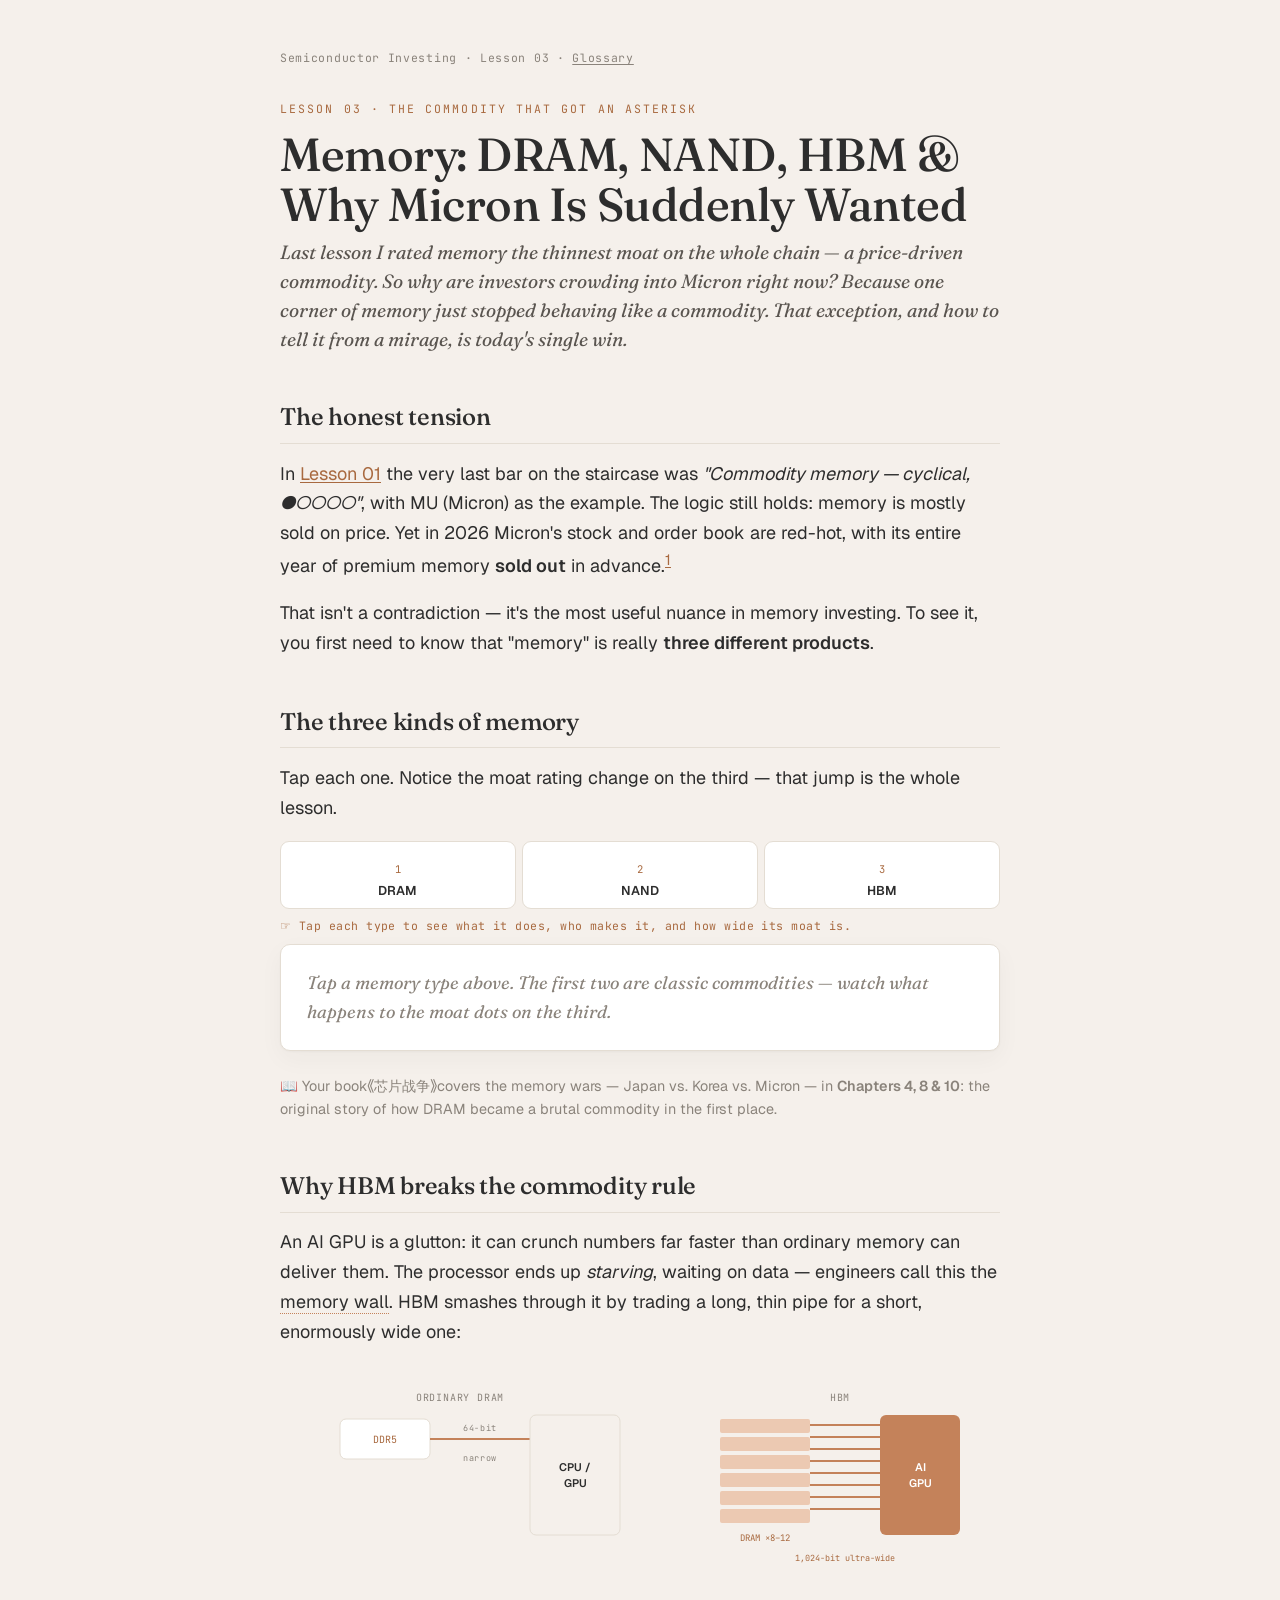
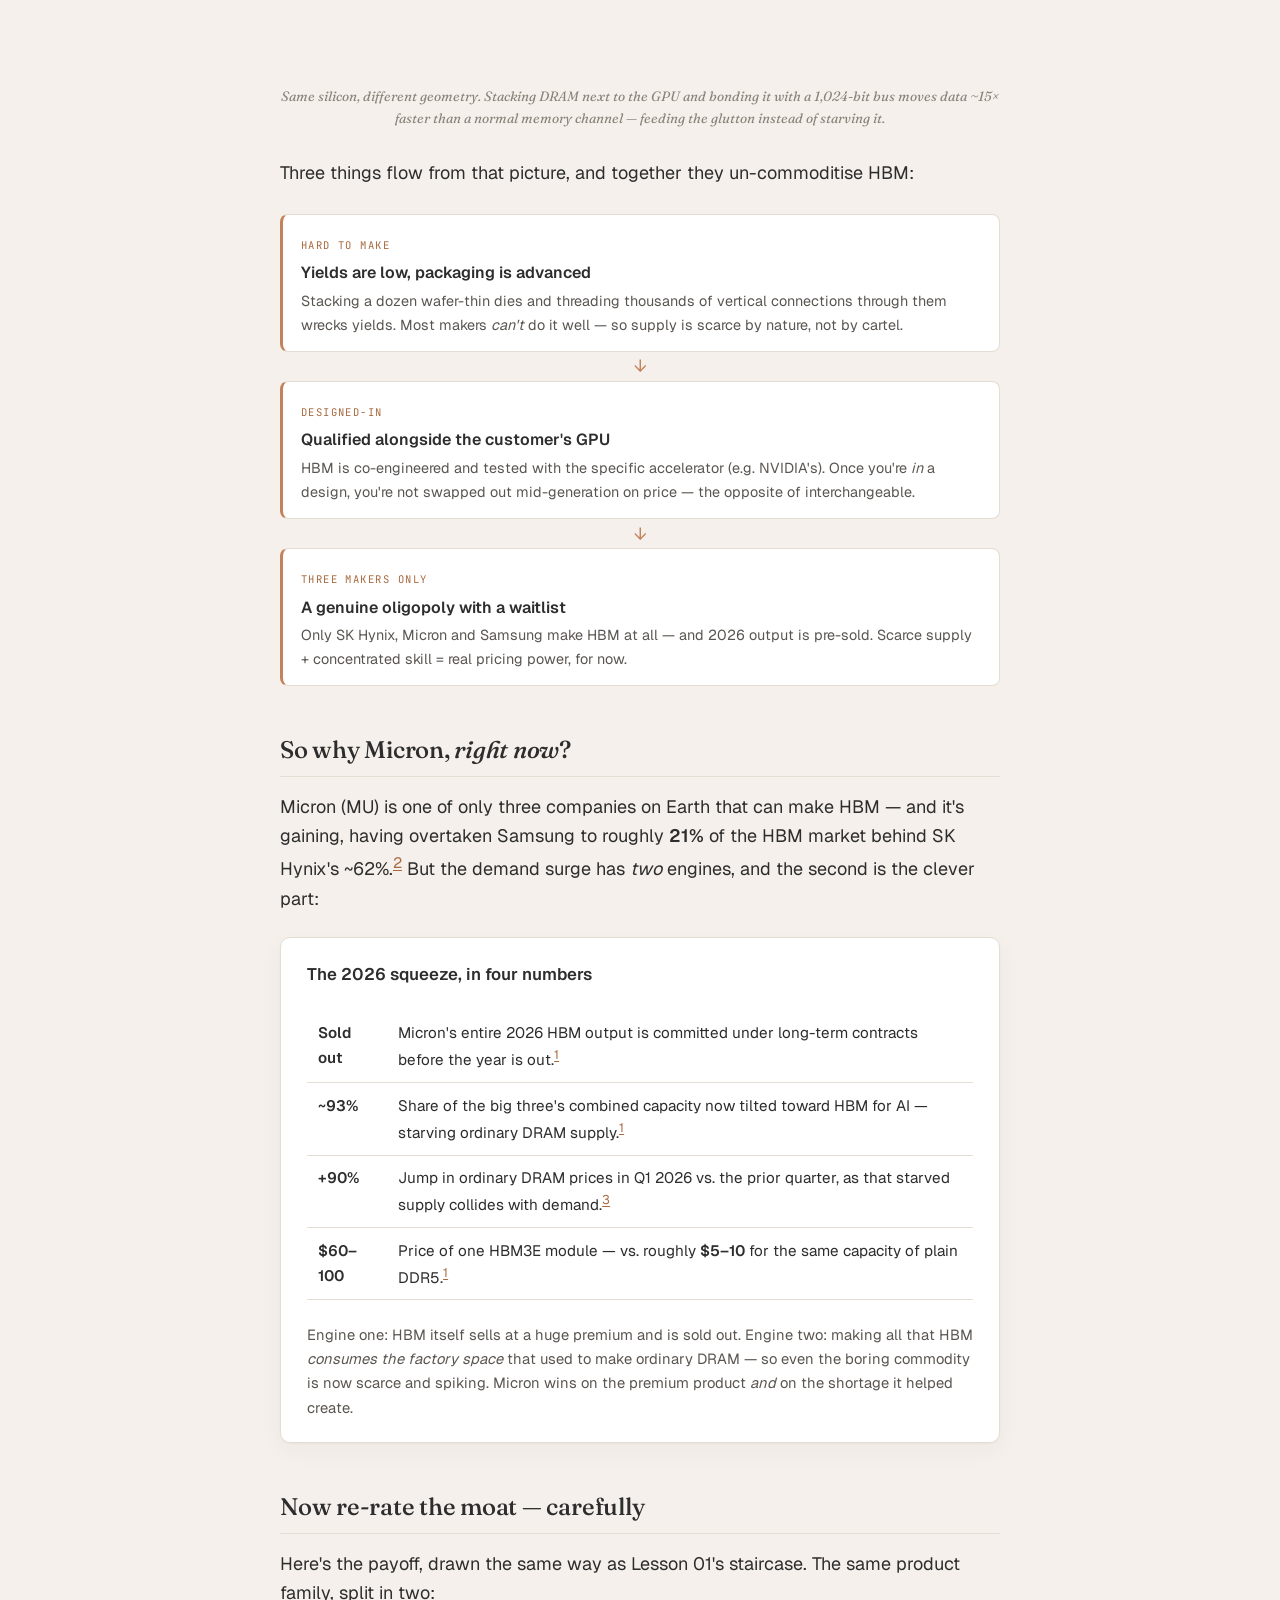
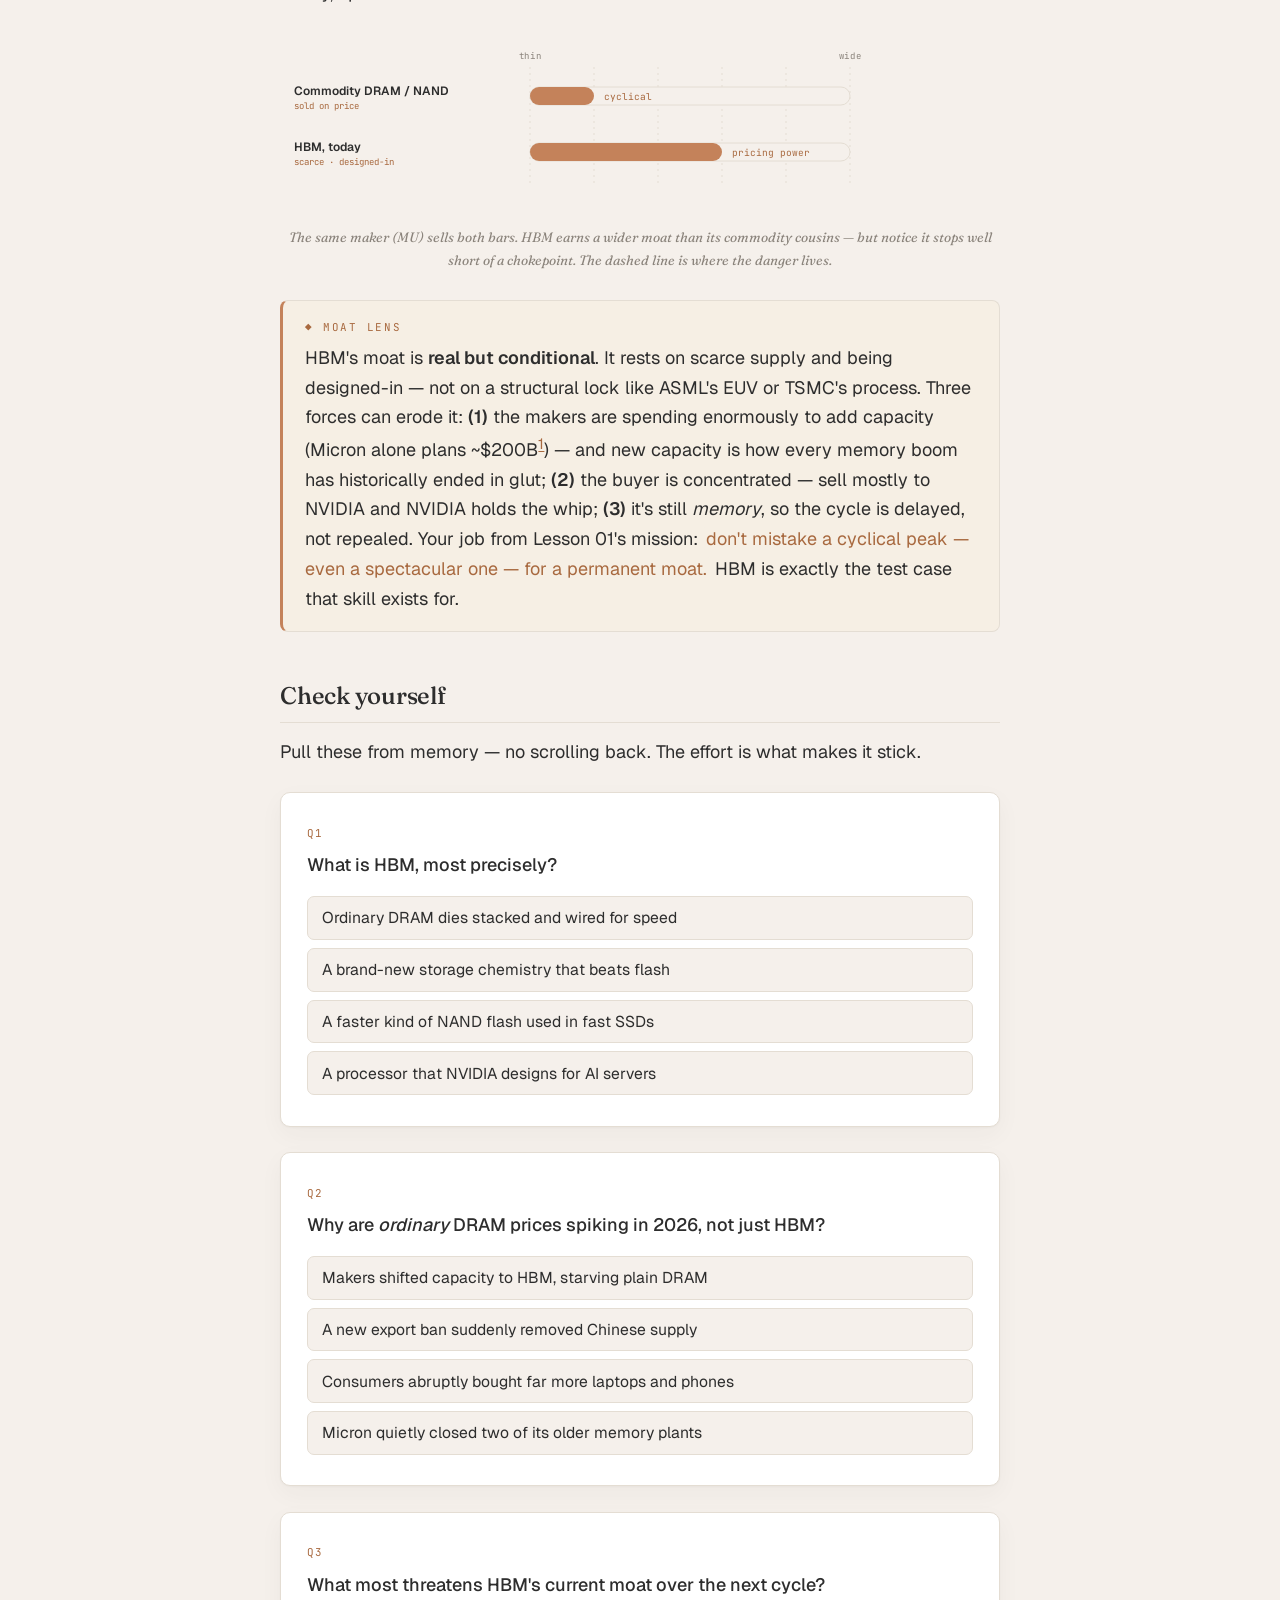
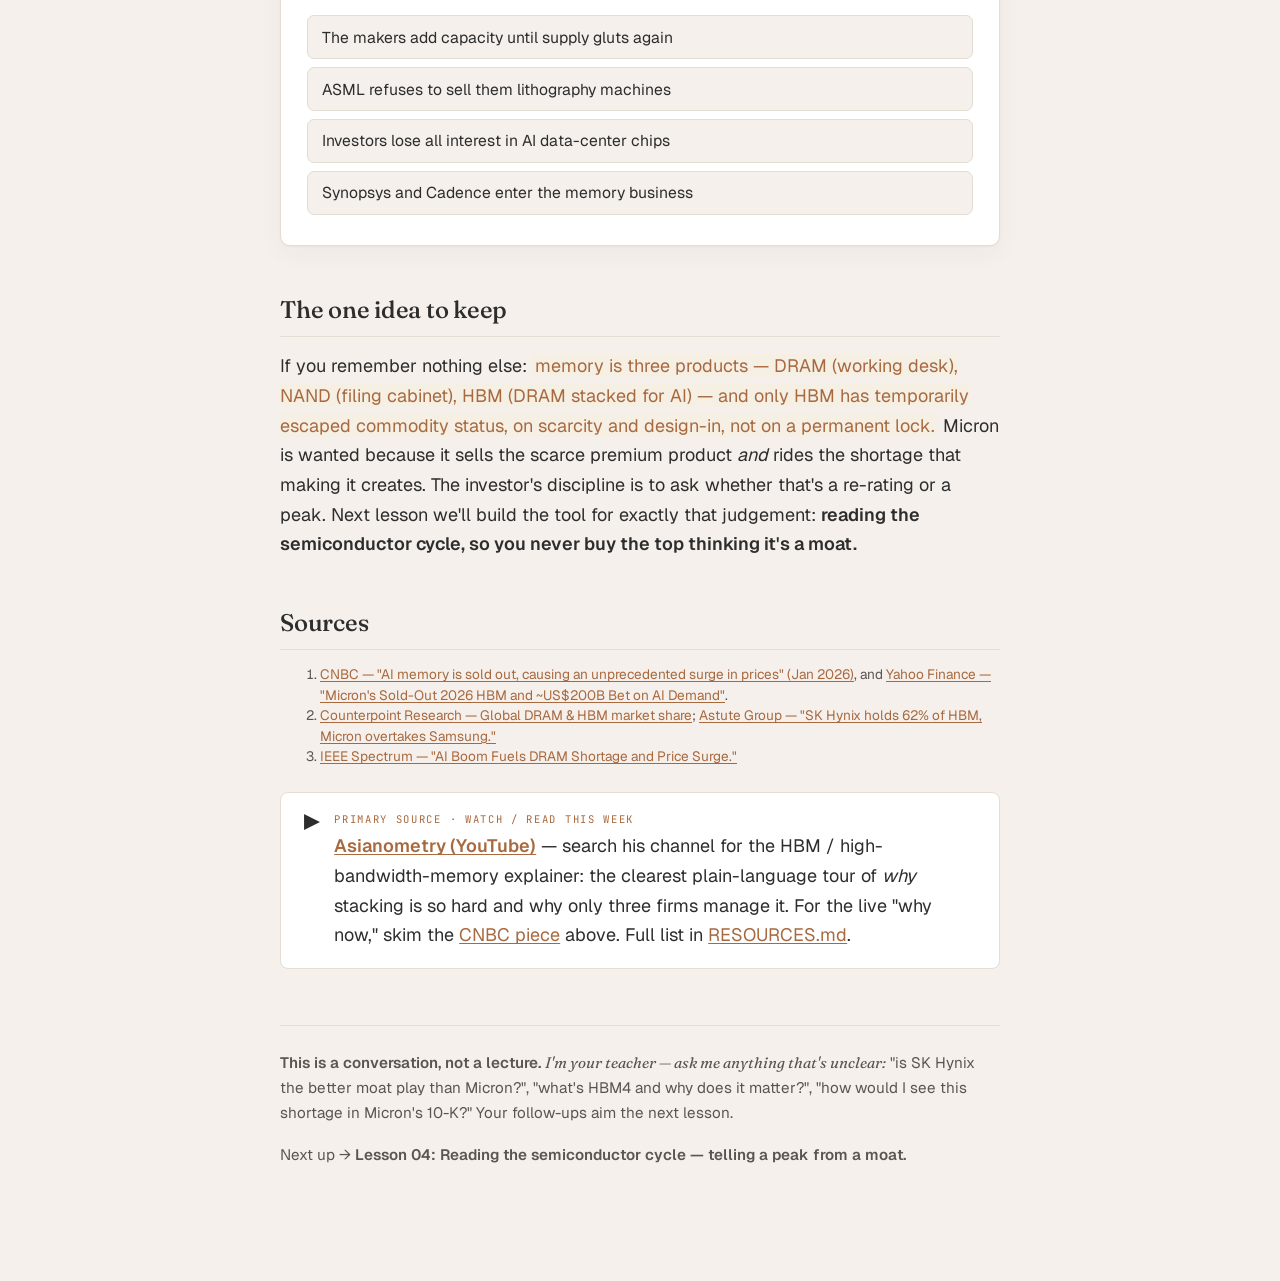
<file: lessons/0003-memory-dram-nand-hbm-and-the-moat-asterisk.html>
<!DOCTYPE html>
<html lang="en">
<head>
<meta charset="utf-8">
<meta name="viewport" content="width=device-width, initial-scale=1">
<title>Lesson 3 — Memory: DRAM, NAND, HBM &amp; the Moat Asterisk</title>
<link rel="stylesheet" href="../assets/course.css">
</head>
<body>
<div class="wrap">
  <div class="crumbs">Semiconductor Investing · Lesson 03 · <a href="../reference/glossary.html">Glossary</a></div>
  <p class="eyebrow">Lesson 03 · The Commodity That Got an Asterisk</p>
  <h1>Memory: DRAM, NAND, HBM &amp; Why Micron Is Suddenly Wanted</h1>
  <p class="lede">Last lesson I rated memory the <em>thinnest</em> moat on the whole chain — a price-driven commodity. So why are investors crowding into Micron right now? Because one corner of memory just stopped behaving like a commodity. That exception, and how to tell it from a mirage, is today's single win.</p>

  <h2>The honest tension</h2>
  <p>In <a href="0001-the-value-chain-where-moats-hide.html">Lesson 01</a> the very last bar on the staircase was <em>"Commodity memory — cyclical, ●○○○○"</em>, with <span class="ticker">MU</span> (Micron) as the example. The logic still holds: memory is mostly sold on price. Yet in 2026 Micron's stock and order book are red-hot, with its entire year of premium memory <strong>sold out</strong> in advance.<sup><a href="#s1">1</a></sup></p>
  <p>That isn't a contradiction — it's the most useful nuance in memory investing. To see it, you first need to know that "memory" is really <strong>three different products</strong>.</p>

  <h2>The three kinds of memory</h2>
  <p>Tap each one. Notice the moat rating change on the third — that jump is the whole lesson.</p>

  <div data-explore>
    <div class="chain">
      <div class="link-chip" data-pick="dram"><span class="lc-num">1</span><span class="lc-name">DRAM</span></div>
      <div class="link-chip" data-pick="nand"><span class="lc-num">2</span><span class="lc-name">NAND</span></div>
      <div class="link-chip" data-pick="hbm"><span class="lc-num">3</span><span class="lc-name">HBM</span></div>
    </div>
    <p class="explore-hint">Tap each type to see what it does, who makes it, and how wide its moat is.</p>

    <div class="card exp-panel exp-empty" data-panel="">Tap a memory type above. The first two are classic commodities — watch what happens to the moat dots on the third.</div>

    <div class="card exp-panel" data-panel="dram" hidden>
      <div class="panel-head"><h4>1 · DRAM — the working desk</h4><span class="chokebadge weak">Commodity</span></div>
      <p class="panel-meta">Moat <span class="moat"><span class="on">●</span><span class="off">●●●●</span></span> · <span class="ticker">MU · Samsung · SK Hynix</span></p>
      <p><strong>Dynamic RAM</strong> is the fast, short-term <span class="term" data-def="Loses its contents the instant power is cut — it only holds data while energised.">volatile</span> memory a computer actively works in — the open desk where today's data sits while the processor uses it. Fast but forgetful: power off, it's blank. A stick of DDR5 from any of the three makers is interchangeable, so it's bought on price. <em>This</em> is the commodity from Lesson 01.</p>
    </div>
    <div class="card exp-panel" data-panel="nand" hidden>
      <div class="panel-head"><h4>2 · NAND — the filing cabinet</h4><span class="chokebadge weak">Commodity</span></div>
      <p class="panel-meta">Moat <span class="moat"><span class="on">●</span><span class="off">●●●●</span></span> · <span class="ticker">MU · Samsung · SK Hynix · Kioxia</span></p>
      <p><strong>NAND flash</strong> is <span class="term" data-def="Keeps its contents with the power off — it remembers. The opposite of volatile.">non-volatile</span> storage — the filing cabinet that <em>remembers</em> when the power's off. It's what's inside SSDs and phones. Slower than DRAM, far cheaper per gigabyte, and even <em>more</em> of a price-war commodity — it has a fourth and fifth maker, so margins are usually the thinnest in memory.</p>
    </div>
    <div class="card exp-panel" data-panel="hbm" hidden>
      <div class="panel-head"><h4>3 · HBM — DRAM, stacked for AI</h4><span class="chokebadge">Re-rating</span></div>
      <p class="panel-meta">Moat <span class="moat"><span class="on">●●●</span><span class="off">●●</span></span> · <span class="ticker">SK Hynix · MU · Samsung</span></p>
      <p><strong>High-Bandwidth Memory</strong> isn't a new chemistry — it's ordinary DRAM dies <em>stacked vertically</em> (8–12 high) and wired to the processor through thousands of microscopic vertical connections. It sits right next to an AI GPU and feeds it data at colossal speed. It is <em>hard</em> to manufacture, <em>designed-in</em> alongside the customer's chip, and currently <strong>sold out</strong>. That's why its moat dots are different from its own cousins above.</p>
    </div>
  </div>

  <p style="font-size:0.9rem;color:var(--ink-faint);">📖 Your book《芯片战争》covers the memory wars — Japan vs. Korea vs. Micron — in <strong>Chapters 4, 8 &amp; 10</strong>: the original story of how DRAM became a brutal commodity in the first place.</p>

  <h2>Why HBM breaks the commodity rule</h2>
  <p>An AI GPU is a glutton: it can crunch numbers far faster than ordinary memory can deliver them. The processor ends up <em>starving</em>, waiting on data — engineers call this the <span class="term" data-def="The growing gap between how fast a processor computes and how fast memory can feed it data.">memory wall</span>. HBM smashes through it by trading a long, thin pipe for a short, enormously wide one:</p>

  <figure class="fig">
    <svg viewBox="0 0 720 300" role="img" aria-label="Ordinary DRAM feeds a processor through a narrow bus; HBM stacks memory beside the processor with an ultra-wide bus">
      <!-- LEFT: ordinary DRAM, thin pipe -->
      <g class="t-label" font-size="10" text-anchor="middle"><text x="180" y="26">ORDINARY DRAM</text></g>
      <rect class="svg-card" x="60" y="44" width="90" height="40" rx="6" stroke-width="1"/>
      <text class="t-mono" x="105" y="68" font-size="10" text-anchor="middle">DDR5</text>
      <!-- thin bus -->
      <line class="svg-flow" x1="150" y1="64" x2="250" y2="64" stroke-width="2"/>
      <rect class="svg-cream" x="250" y="40" width="90" height="120" rx="6" stroke-width="1"/>
      <text class="t-title" x="295" y="96" font-size="11" text-anchor="middle">CPU /</text>
      <text class="t-title" x="295" y="112" font-size="11" text-anchor="middle">GPU</text>
      <text class="t-label" x="200" y="56" font-size="8.5" text-anchor="middle">64-bit</text>
      <text class="t-label" x="200" y="86" font-size="8.5" text-anchor="middle">narrow</text>

      <!-- RIGHT: HBM, fat pipe, stacked -->
      <g class="t-label" font-size="10" text-anchor="middle"><text x="560" y="26">HBM</text></g>
      <!-- stack of dies -->
      <g>
        <rect class="svg-accent-soft" x="440" y="44" width="90" height="14" rx="2"/>
        <rect class="svg-accent-soft" x="440" y="62" width="90" height="14" rx="2"/>
        <rect class="svg-accent-soft" x="440" y="80" width="90" height="14" rx="2"/>
        <rect class="svg-accent-soft" x="440" y="98" width="90" height="14" rx="2"/>
        <rect class="svg-accent-soft" x="440" y="116" width="90" height="14" rx="2"/>
        <rect class="svg-accent-soft" x="440" y="134" width="90" height="14" rx="2"/>
      </g>
      <text class="t-mono" x="485" y="166" font-size="9" text-anchor="middle">DRAM ×8–12</text>
      <!-- fat bus: many lines -->
      <g class="svg-flow" stroke-width="2">
        <line x1="530" y1="50" x2="600" y2="50"/><line x1="530" y1="62" x2="600" y2="62"/>
        <line x1="530" y1="74" x2="600" y2="74"/><line x1="530" y1="86" x2="600" y2="86"/>
        <line x1="530" y1="98" x2="600" y2="98"/><line x1="530" y1="110" x2="600" y2="110"/>
        <line x1="530" y1="122" x2="600" y2="122"/><line x1="530" y1="134" x2="600" y2="134"/>
      </g>
      <rect class="svg-accent" x="600" y="40" width="80" height="120" rx="6"/>
      <text x="640" y="96" font-size="11" text-anchor="middle" fill="#fff" font-family="Geist" font-weight="600">AI</text>
      <text x="640" y="112" font-size="11" text-anchor="middle" fill="#fff" font-family="Geist" font-weight="600">GPU</text>
      <text class="t-mono" x="565" y="186" font-size="8.5" text-anchor="middle">1,024-bit ultra-wide</text>
    </svg>
    <figcaption>Same silicon, different geometry. Stacking DRAM next to the GPU and bonding it with a 1,024-bit bus moves data ~15× faster than a normal memory channel — feeding the glutton instead of starving it.</figcaption>
  </figure>

  <p>Three things flow from that picture, and together they un-commoditise HBM:</p>
  <div class="flow">
    <div class="flow-node"><span class="step-k">Hard to make</span><h4>Yields are low, packaging is advanced</h4><p>Stacking a dozen wafer-thin dies and threading thousands of vertical connections through them wrecks yields. Most makers <em>can't</em> do it well — so supply is scarce by nature, not by cartel.</p></div>
    <div class="flow-arrow">↓</div>
    <div class="flow-node"><span class="step-k">Designed-in</span><h4>Qualified alongside the customer's GPU</h4><p>HBM is co-engineered and tested with the specific accelerator (e.g. NVIDIA's). Once you're <em>in</em> a design, you're not swapped out mid-generation on price — the opposite of interchangeable.</p></div>
    <div class="flow-arrow">↓</div>
    <div class="flow-node"><span class="step-k">Three makers only</span><h4>A genuine oligopoly with a waitlist</h4><p>Only SK Hynix, Micron and Samsung make HBM at all — and 2026 output is pre-sold. Scarce supply + concentrated skill = real pricing power, for now.</p></div>
  </div>

  <h2>So why Micron, <em>right now</em>?</h2>
  <p>Micron <span class="ticker">(MU)</span> is one of only three companies on Earth that can make HBM — and it's gaining, having overtaken Samsung to roughly <strong>21%</strong> of the HBM market behind SK Hynix's ~62%.<sup><a href="#s2">2</a></sup> But the demand surge has <em>two</em> engines, and the second is the clever part:</p>

  <div class="card">
    <h3>The 2026 squeeze, in four numbers</h3>
    <table>
      <tbody>
        <tr><td><strong>Sold out</strong></td><td>Micron's entire 2026 HBM output is committed under long-term contracts before the year is out.<sup><a href="#s1">1</a></sup></td></tr>
        <tr><td><strong>~93%</strong></td><td>Share of the big three's combined capacity now tilted toward HBM for AI — starving ordinary DRAM supply.<sup><a href="#s1">1</a></sup></td></tr>
        <tr><td><strong>+90%</strong></td><td>Jump in ordinary DRAM prices in Q1 2026 vs. the prior quarter, as that starved supply collides with demand.<sup><a href="#s3">3</a></sup></td></tr>
        <tr><td><strong>$60–100</strong></td><td>Price of one HBM3E module — vs. roughly <strong>$5–10</strong> for the same capacity of plain DDR5.<sup><a href="#s1">1</a></sup></td></tr>
      </tbody>
    </table>
    <p style="margin:0.4rem 0 0;font-size:0.92rem;color:var(--ink-soft);">Engine one: HBM itself sells at a huge premium and is sold out. Engine two: making all that HBM <em>consumes the factory space</em> that used to make ordinary DRAM — so even the boring commodity is now scarce and spiking. Micron wins on the premium product <em>and</em> on the shortage it helped create.</p>
  </div>

  <h2>Now re-rate the moat — carefully</h2>
  <p>Here's the payoff, drawn the same way as Lesson 01's staircase. The same product family, split in two:</p>

  <figure class="fig">
    <svg viewBox="0 0 720 180" role="img" aria-label="Commodity memory has a thin moat; HBM today has a wider but not permanent moat">
      <g class="svg-line" stroke-width="1" stroke-dasharray="2 4">
        <line x1="250" y1="30" x2="250" y2="150"/><line x1="314" y1="30" x2="314" y2="150"/>
        <line x1="378" y1="30" x2="378" y2="150"/><line x1="442" y1="30" x2="442" y2="150"/>
        <line x1="506" y1="30" x2="506" y2="150"/><line x1="570" y1="30" x2="570" y2="150"/>
      </g>
      <g class="t-label" font-size="9" text-anchor="middle"><text x="250" y="22">thin</text><text x="570" y="22">wide</text></g>
      <!-- commodity DRAM/NAND: 1 unit -->
      <g>
        <text class="t-title" x="14" y="58" font-size="12">Commodity DRAM / NAND</text>
        <text class="t-mono" x="14" y="72" font-size="9">sold on price</text>
        <rect class="svg-cream" x="250" y="50" width="320" height="18" rx="9" stroke-width="1"/>
        <rect class="svg-accent" x="250" y="50" width="64" height="18" rx="9"/>
        <text class="t-mono" x="324" y="63" font-size="9.5">cyclical</text>
      </g>
      <!-- HBM today: 3 units -->
      <g transform="translate(0,56)">
        <text class="t-title" x="14" y="58" font-size="12">HBM, today</text>
        <text class="t-mono" x="14" y="72" font-size="9">scarce · designed-in</text>
        <rect class="svg-cream" x="250" y="50" width="320" height="18" rx="9" stroke-width="1"/>
        <rect class="svg-accent" x="250" y="50" width="192" height="18" rx="9"/>
        <text class="t-mono" x="452" y="63" font-size="9.5">pricing power</text>
      </g>
    </svg>
    <figcaption>The same maker (MU) sells both bars. HBM earns a wider moat than its commodity cousins — but notice it stops well short of a chokepoint. The dashed line is where the danger lives.</figcaption>
  </figure>

  <div class="moat-lens">
    <span class="tag">◆ Moat Lens</span>
    <p>HBM's moat is <strong>real but conditional</strong>. It rests on scarce supply and being designed-in — not on a structural lock like ASML's EUV or TSMC's process. Three forces can erode it: <strong>(1)</strong> the makers are spending enormously to add capacity (Micron alone plans ~$200B<sup><a href="#s1">1</a></sup>) — and new capacity is how every memory boom has historically ended in glut; <strong>(2)</strong> the buyer is concentrated — sell mostly to NVIDIA and NVIDIA holds the whip; <strong>(3)</strong> it's still <em>memory</em>, so the cycle is delayed, not repealed. Your job from Lesson 01's mission: <mark>don't mistake a cyclical peak — even a spectacular one — for a permanent moat.</mark> HBM is exactly the test case that skill exists for.</p>
  </div>

  <h2>Check yourself</h2>
  <p>Pull these from memory — no scrolling back. The effort is what makes it stick.</p>

  <div class="quiz" data-quiz>
    <span class="qnum">Q1</span>
    <p class="q">What is HBM, most precisely?</p>
    <button data-correct>Ordinary DRAM dies stacked and wired for speed</button>
    <button>A brand-new storage chemistry that beats flash</button>
    <button>A faster kind of NAND flash used in fast SSDs</button>
    <button>A processor that NVIDIA designs for AI servers</button>
    <p class="explain" hidden>HBM is the <em>same</em> DRAM silicon, stacked vertically and bonded to the processor with a very wide bus — not a new material, and not storage (that's NAND). Because it's hard to make and designed-in, it escapes the pure-commodity trap that plain DRAM sits in.</p>
  </div>

  <div class="quiz" data-quiz>
    <span class="qnum">Q2</span>
    <p class="q">Why are <em>ordinary</em> DRAM prices spiking in 2026, not just HBM?</p>
    <button data-correct>Makers shifted capacity to HBM, starving plain DRAM</button>
    <button>A new export ban suddenly removed Chinese supply</button>
    <button>Consumers abruptly bought far more laptops and phones</button>
    <button>Micron quietly closed two of its older memory plants</button>
    <p class="explain" hidden>Roughly 93% of the big three's capacity tilted to HBM for AI, which consumes the fab space that used to make commodity DRAM. Less ordinary supply meets steady demand → prices jumped ~90% in a quarter. Micron benefits from both the premium product and the shortage.</p>
  </div>

  <div class="quiz" data-quiz>
    <span class="qnum">Q3</span>
    <p class="q">What most threatens HBM's current moat over the next cycle?</p>
    <button data-correct>The makers add capacity until supply gluts again</button>
    <button>ASML refuses to sell them lithography machines</button>
    <button>Investors lose all interest in AI data-center chips</button>
    <button>Synopsys and Cadence enter the memory business</button>
    <p class="explain" hidden>HBM's moat is scarcity-based, and every memory boom in history has ended when makers over-invested into a glut — Micron's own ~$200B expansion is the seed of that. The other options aren't the live risk: the chokepoint that protects HBM is its <em>own</em> tight, hard-to-build capacity, not lithography or EDA.</p>
  </div>

  <h2>The one idea to keep</h2>
  <p>If you remember nothing else: <mark>memory is three products — DRAM (working desk), NAND (filing cabinet), HBM (DRAM stacked for AI) — and only HBM has temporarily escaped commodity status, on scarcity and design-in, not on a permanent lock.</mark> Micron is wanted because it sells the scarce premium product <em>and</em> rides the shortage that making it creates. The investor's discipline is to ask whether that's a re-rating or a peak. Next lesson we'll build the tool for exactly that judgement: <strong>reading the semiconductor cycle, so you never buy the top thinking it's a moat.</strong></p>

  <h2>Sources</h2>
  <ol style="font-size:0.85rem;color:var(--ink-soft);line-height:1.5;">
    <li id="s1"><a href="https://www.cnbc.com/2026/01/10/micron-ai-memory-shortage-hbm-nvidia-samsung.html">CNBC — "AI memory is sold out, causing an unprecedented surge in prices" (Jan 2026)</a>, and <a href="https://finance.yahoo.com/news/micron-sold-2026-hbm-us-231248051.html">Yahoo Finance — "Micron's Sold-Out 2026 HBM and ~US$200B Bet on AI Demand"</a>.</li>
    <li id="s2"><a href="https://counterpointresearch.com/en/insights/global-dram-and-hbm-market-share">Counterpoint Research — Global DRAM &amp; HBM market share</a>; <a href="https://www.astutegroup.com/news/general/sk-hynix-holds-62-of-hbm-micron-overtakes-samsung-2026-battle-pivots-to-hbm4/">Astute Group — "SK Hynix holds 62% of HBM, Micron overtakes Samsung."</a></li>
    <li id="s3"><a href="https://spectrum.ieee.org/dram-shortage">IEEE Spectrum — "AI Boom Fuels DRAM Shortage and Price Surge."</a></li>
  </ol>

  <div class="primary-source">
    <div class="glyph">▶</div>
    <div>
      <span class="label">Primary source · watch / read this week</span>
      <strong><a href="https://www.youtube.com/@Asianometry">Asianometry (YouTube)</a></strong> — search his channel for the HBM / high-bandwidth-memory explainer: the clearest plain-language tour of <em>why</em> stacking is so hard and why only three firms manage it. For the live "why now," skim the <a href="https://www.cnbc.com/2026/01/10/micron-ai-memory-shortage-hbm-nvidia-samsung.html">CNBC piece</a> above. Full list in <a href="../RESOURCES.md">RESOURCES.md</a>.
    </div>
  </div>

  <div class="lesson-foot">
    <p><strong>This is a conversation, not a lecture.</strong> <span class="ask">I'm your teacher — ask me anything that's unclear:</span> "is SK Hynix the better moat play than Micron?", "what's HBM4 and why does it matter?", "how would I see this shortage in Micron's 10-K?" Your follow-ups aim the next lesson.</p>
    <p style="margin-top:1rem;">Next up → <strong>Lesson 04: Reading the semiconductor cycle — telling a peak from a moat.</strong></p>
  </div>
</div>
<script src="../assets/quiz.js"></script>
<script src="../assets/interactive.js"></script>
</body>
</html>
</file>
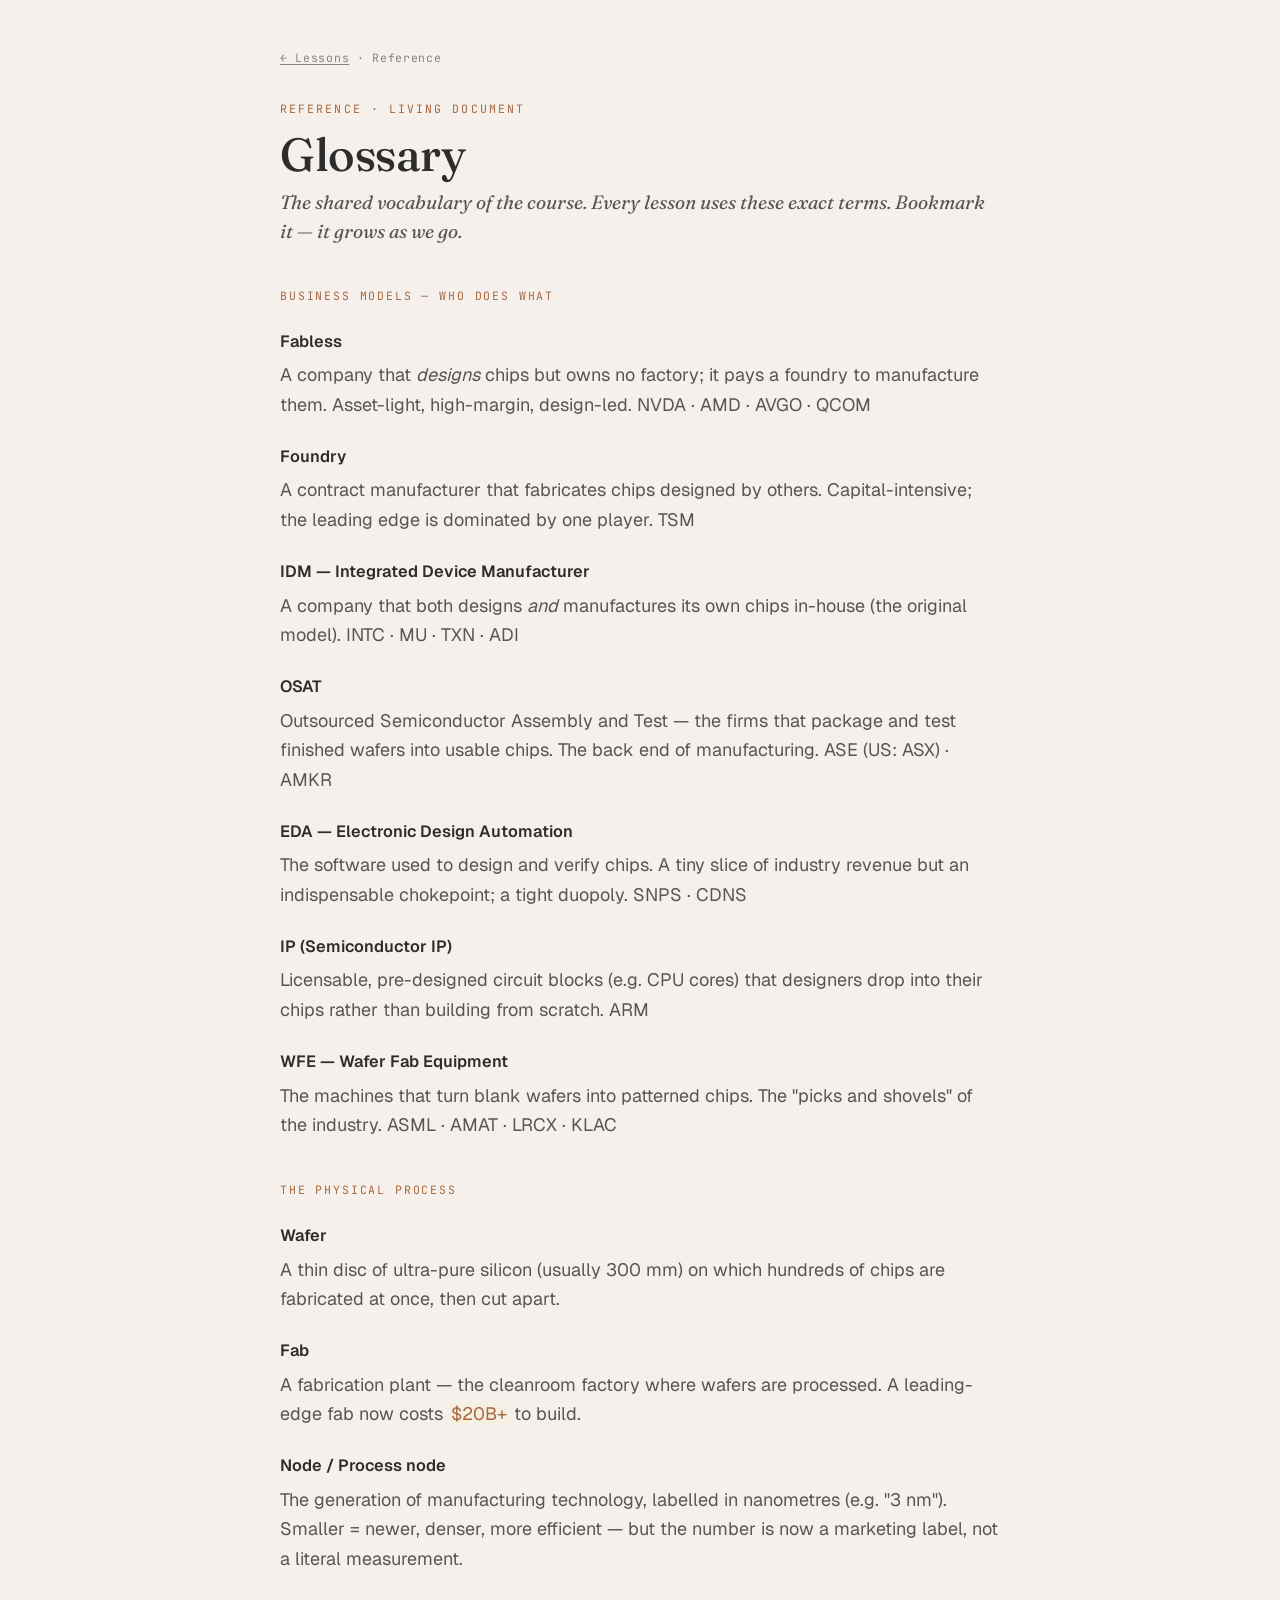
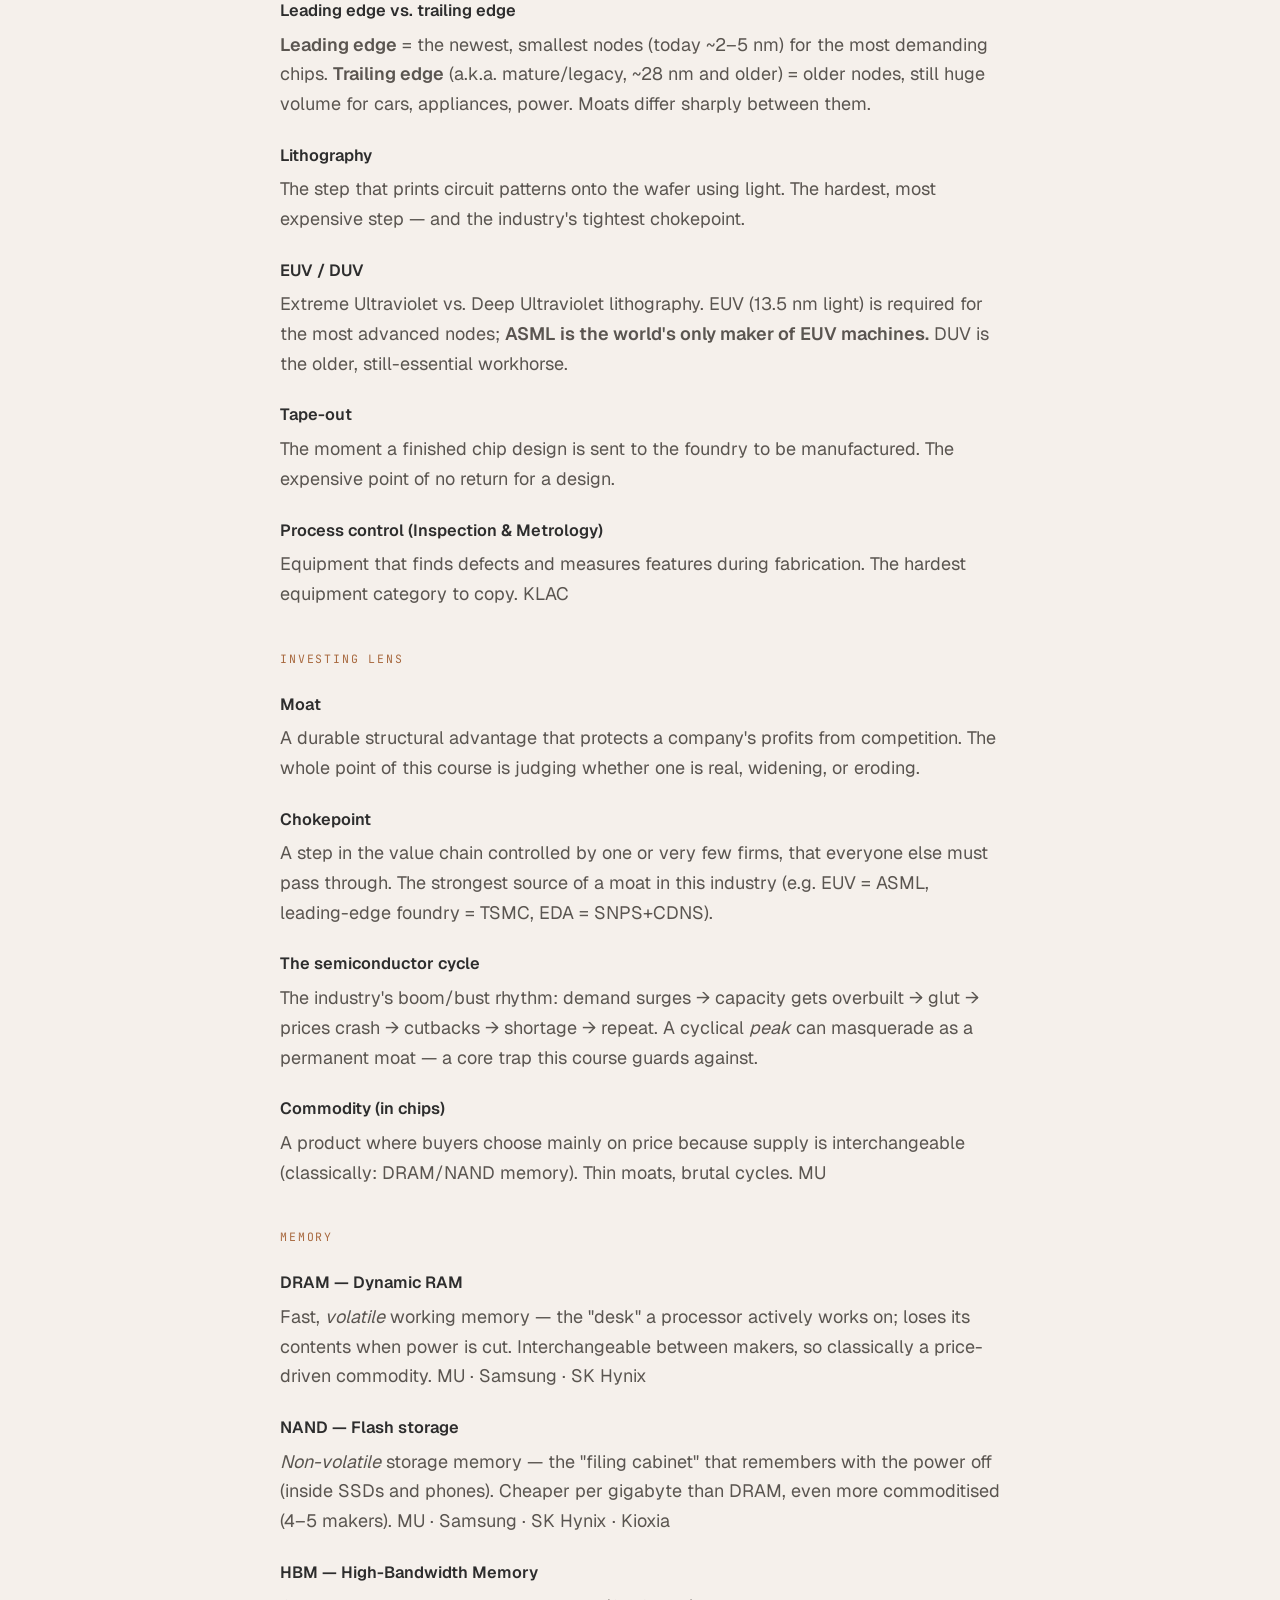
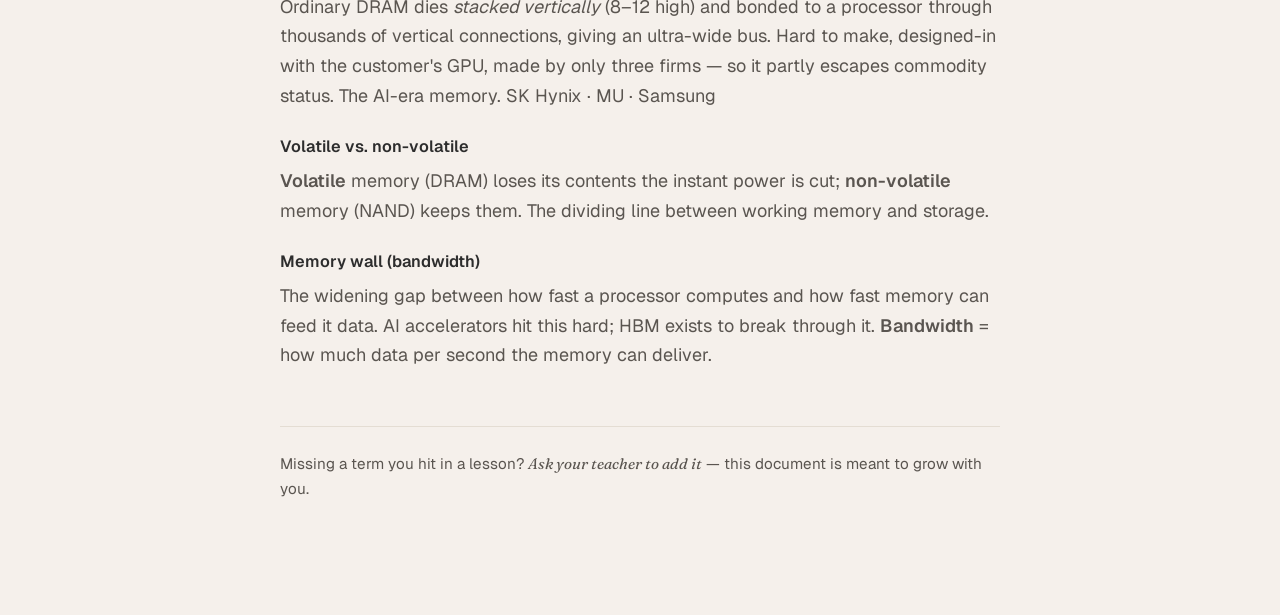
<file: reference/glossary.html>
<!DOCTYPE html>
<html lang="en">
<head>
<meta charset="utf-8">
<meta name="viewport" content="width=device-width, initial-scale=1">
<title>Glossary — Semiconductor Investing</title>
<link rel="stylesheet" href="../assets/course.css">
<style>
  dl { margin: 0; }
  dt { font-family: var(--sans); font-weight: 600; font-size: 1.02rem; margin-top: 1.5rem; }
  dt .ticker { font-family: var(--mono); font-size: 0.78rem; color: var(--terracotta-deep); font-weight: 400; margin-left: 0.5rem; }
  dd { margin: 0.3rem 0 0; color: var(--ink-soft); }
  .group { font-family: var(--mono); font-size: 0.72rem; letter-spacing: 0.16em; text-transform: uppercase; color: var(--terracotta-deep); margin: 2.5rem 0 0.2rem; }
</style>
</head>
<body>
<div class="wrap">
  <div class="crumbs"><a href="../lessons/0001-the-value-chain-where-moats-hide.html">← Lessons</a> · Reference</div>
  <p class="eyebrow">Reference · Living Document</p>
  <h1>Glossary</h1>
  <p class="lede">The shared vocabulary of the course. Every lesson uses these exact terms. Bookmark it — it grows as we go.</p>

  <p class="group">Business models — who does what</p>
  <dl>
    <dt>Fabless</dt>
    <dd>A company that <em>designs</em> chips but owns no factory; it pays a foundry to manufacture them. Asset-light, high-margin, design-led. <span class="ticker">NVDA · AMD · AVGO · QCOM</span></dd>

    <dt>Foundry</dt>
    <dd>A contract manufacturer that fabricates chips designed by others. Capital-intensive; the leading edge is dominated by one player. <span class="ticker">TSM</span></dd>

    <dt>IDM — Integrated Device Manufacturer</dt>
    <dd>A company that both designs <em>and</em> manufactures its own chips in-house (the original model). <span class="ticker">INTC · MU · TXN · ADI</span></dd>

    <dt>OSAT</dt>
    <dd>Outsourced Semiconductor Assembly and Test — the firms that package and test finished wafers into usable chips. The back end of manufacturing. <span class="ticker">ASE (US: ASX) · AMKR</span></dd>

    <dt>EDA — Electronic Design Automation</dt>
    <dd>The software used to design and verify chips. A tiny slice of industry revenue but an indispensable chokepoint; a tight duopoly. <span class="ticker">SNPS · CDNS</span></dd>

    <dt>IP (Semiconductor IP)</dt>
    <dd>Licensable, pre-designed circuit blocks (e.g. CPU cores) that designers drop into their chips rather than building from scratch. <span class="ticker">ARM</span></dd>

    <dt>WFE — Wafer Fab Equipment</dt>
    <dd>The machines that turn blank wafers into patterned chips. The "picks and shovels" of the industry. <span class="ticker">ASML · AMAT · LRCX · KLAC</span></dd>
  </dl>

  <p class="group">The physical process</p>
  <dl>
    <dt>Wafer</dt>
    <dd>A thin disc of ultra-pure silicon (usually 300 mm) on which hundreds of chips are fabricated at once, then cut apart.</dd>

    <dt>Fab</dt>
    <dd>A fabrication plant — the cleanroom factory where wafers are processed. A leading-edge fab now costs <mark>$20B+</mark> to build.</dd>

    <dt>Node / Process node</dt>
    <dd>The generation of manufacturing technology, labelled in nanometres (e.g. "3 nm"). Smaller = newer, denser, more efficient — but the number is now a marketing label, not a literal measurement.</dd>

    <dt>Leading edge vs. trailing edge</dt>
    <dd><strong>Leading edge</strong> = the newest, smallest nodes (today ~2–5 nm) for the most demanding chips. <strong>Trailing edge</strong> (a.k.a. mature/legacy, ~28 nm and older) = older nodes, still huge volume for cars, appliances, power. Moats differ sharply between them.</dd>

    <dt>Lithography</dt>
    <dd>The step that prints circuit patterns onto the wafer using light. The hardest, most expensive step — and the industry's tightest chokepoint.</dd>

    <dt>EUV / DUV</dt>
    <dd>Extreme Ultraviolet vs. Deep Ultraviolet lithography. EUV (13.5 nm light) is required for the most advanced nodes; <strong>ASML is the world's only maker of EUV machines.</strong> DUV is the older, still-essential workhorse.</dd>

    <dt>Tape-out</dt>
    <dd>The moment a finished chip design is sent to the foundry to be manufactured. The expensive point of no return for a design.</dd>

    <dt>Process control (Inspection & Metrology)</dt>
    <dd>Equipment that finds defects and measures features during fabrication. The hardest equipment category to copy. <span class="ticker">KLAC</span></dd>
  </dl>

  <p class="group">Investing lens</p>
  <dl>
    <dt>Moat</dt>
    <dd>A durable structural advantage that protects a company's profits from competition. The whole point of this course is judging whether one is real, widening, or eroding.</dd>

    <dt>Chokepoint</dt>
    <dd>A step in the value chain controlled by one or very few firms, that everyone else must pass through. The strongest source of a moat in this industry (e.g. EUV = ASML, leading-edge foundry = TSMC, EDA = SNPS+CDNS).</dd>

    <dt>The semiconductor cycle</dt>
    <dd>The industry's boom/bust rhythm: demand surges → capacity gets overbuilt → glut → prices crash → cutbacks → shortage → repeat. A cyclical <em>peak</em> can masquerade as a permanent moat — a core trap this course guards against.</dd>

    <dt>Commodity (in chips)</dt>
    <dd>A product where buyers choose mainly on price because supply is interchangeable (classically: DRAM/NAND memory). Thin moats, brutal cycles. <span class="ticker">MU</span></dd>
  </dl>

  <p class="group">Memory</p>
  <dl>
    <dt>DRAM — Dynamic RAM</dt>
    <dd>Fast, <em>volatile</em> working memory — the "desk" a processor actively works on; loses its contents when power is cut. Interchangeable between makers, so classically a price-driven commodity. <span class="ticker">MU · Samsung · SK Hynix</span></dd>

    <dt>NAND — Flash storage</dt>
    <dd><em>Non-volatile</em> storage memory — the "filing cabinet" that remembers with the power off (inside SSDs and phones). Cheaper per gigabyte than DRAM, even more commoditised (4–5 makers). <span class="ticker">MU · Samsung · SK Hynix · Kioxia</span></dd>

    <dt>HBM — High-Bandwidth Memory</dt>
    <dd>Ordinary DRAM dies <em>stacked vertically</em> (8–12 high) and bonded to a processor through thousands of vertical connections, giving an ultra-wide bus. Hard to make, designed-in with the customer's GPU, made by only three firms — so it partly escapes commodity status. The AI-era memory. <span class="ticker">SK Hynix · MU · Samsung</span></dd>

    <dt>Volatile vs. non-volatile</dt>
    <dd><strong>Volatile</strong> memory (DRAM) loses its contents the instant power is cut; <strong>non-volatile</strong> memory (NAND) keeps them. The dividing line between working memory and storage.</dd>

    <dt>Memory wall (bandwidth)</dt>
    <dd>The widening gap between how fast a processor computes and how fast memory can feed it data. AI accelerators hit this hard; HBM exists to break through it. <strong>Bandwidth</strong> = how much data per second the memory can deliver.</dd>
  </dl>

  <p class="lesson-foot">
    Missing a term you hit in a lesson? <span class="ask">Ask your teacher to add it</span> — this document is meant to grow with you.
  </p>
</div>
</body>
</html>
</file>
<file: assets/course.css>
/* Warm Editorial — shared stylesheet for the Semiconductor Investing course.
   Every lesson and reference doc links this so the course looks like one thing. */

@import url('https://fonts.googleapis.com/css2?family=Fraunces:ital,opsz,wght@0,9..144,400;0,9..144,500;0,9..144,600;1,9..144,400;1,9..144,500&family=Geist:wght@400;500;600&family=JetBrains+Mono:wght@400;500&display=swap');

:root {
  --cream: #f5f0eb;
  --card: #ffffff;
  --ink: #2d2d2d;
  --ink-soft: #5a5550;
  --ink-faint: #8a837b;
  --terracotta: #c4825a;
  --terracotta-deep: #a8693f;
  --hairline: #e4ddd3;
  --green: #6f8f6a;
  --gold-wash: #f6efe4;
  --serif: 'Fraunces', Georgia, serif;
  --sans: 'Geist', system-ui, sans-serif;
  --mono: 'JetBrains Mono', monospace;
  --maxw: 720px;
}

* { box-sizing: border-box; }

html { -webkit-text-size-adjust: 100%; }

body {
  margin: 0;
  background: var(--cream);
  color: var(--ink);
  font-family: var(--sans);
  font-size: 18px;
  line-height: 1.65;
  padding: 3rem 1.25rem 6rem;
}

.wrap { max-width: var(--maxw); margin: 0 auto; }

/* ---- Course masthead ---- */
.eyebrow {
  font-family: var(--mono);
  font-size: 0.72rem;
  letter-spacing: 0.18em;
  text-transform: uppercase;
  color: var(--terracotta-deep);
  margin: 0 0 0.75rem;
}

h1 {
  font-family: var(--serif);
  font-weight: 500;
  font-size: clamp(2rem, 5vw, 2.9rem);
  line-height: 1.08;
  letter-spacing: -0.01em;
  margin: 0 0 0.5rem;
}

h2 {
  font-family: var(--serif);
  font-weight: 500;
  font-size: 1.5rem;
  letter-spacing: -0.01em;
  margin: 2.75rem 0 0.9rem;
  padding-bottom: 0.4rem;
  border-bottom: 1px solid var(--hairline);
}

h3 {
  font-family: var(--sans);
  font-weight: 600;
  font-size: 1.05rem;
  margin: 1.8rem 0 0.5rem;
}

.lede {
  font-family: var(--serif);
  font-size: 1.2rem;
  font-style: italic;
  color: var(--ink-soft);
  line-height: 1.5;
  margin: 0 0 1.5rem;
}

p { margin: 0 0 1.1rem; }
a { color: var(--terracotta-deep); text-decoration-thickness: 1px; text-underline-offset: 2px; }
a:hover { color: var(--terracotta); }

strong { font-weight: 600; }
em { font-style: italic; }

mark {
  background: var(--gold-wash);
  color: var(--terracotta-deep);
  padding: 0 0.15em;
  border-radius: 2px;
}

/* ---- Cards ---- */
.card {
  background: var(--card);
  border: 1px solid var(--hairline);
  border-radius: 10px;
  padding: 1.4rem 1.6rem;
  margin: 1.5rem 0;
  box-shadow: 0 1px 2px rgba(45,45,45,0.03), 0 8px 24px rgba(45,45,45,0.04);
}

.card h3:first-child { margin-top: 0; }

/* a quietly emphasized callout — the "moat lens" tie-back */
.moat-lens {
  background: var(--gold-wash);
  border: 1px solid var(--hairline);
  border-left: 3px solid var(--terracotta);
  border-radius: 8px;
  padding: 1.1rem 1.4rem;
  margin: 1.6rem 0;
}
.moat-lens .tag {
  font-family: var(--mono);
  font-size: 0.68rem;
  letter-spacing: 0.16em;
  text-transform: uppercase;
  color: var(--terracotta-deep);
  display: block;
  margin-bottom: 0.4rem;
}
.moat-lens p:last-child { margin-bottom: 0; }

/* ---- Tables ---- */
table {
  width: 100%;
  border-collapse: collapse;
  margin: 1.4rem 0;
  font-size: 0.95rem;
}
th, td {
  text-align: left;
  padding: 0.6rem 0.7rem;
  border-bottom: 1px solid var(--hairline);
  vertical-align: top;
}
th {
  font-family: var(--mono);
  font-size: 0.7rem;
  letter-spacing: 0.08em;
  text-transform: uppercase;
  color: var(--ink-faint);
  font-weight: 500;
}
td .ticker {
  font-family: var(--mono);
  font-size: 0.82rem;
  color: var(--terracotta-deep);
}

/* moat-strength dots */
.moat { font-family: var(--mono); letter-spacing: 1px; white-space: nowrap; }
.moat .on { color: var(--terracotta); }
.moat .off { color: var(--hairline); }

/* ---- Code (LIGHT, per house system) ---- */
code {
  font-family: var(--mono);
  font-size: 0.86em;
  background: var(--gold-wash);
  padding: 0.1em 0.35em;
  border-radius: 4px;
}
pre {
  background: var(--card);
  border: 1px solid var(--hairline);
  border-radius: 8px;
  padding: 1rem 1.2rem;
  overflow-x: auto;
  font-size: 0.85rem;
}
pre code { background: none; padding: 0; }

/* ---- Footer / nav ---- */
.lesson-foot {
  margin-top: 3.5rem;
  padding-top: 1.5rem;
  border-top: 1px solid var(--hairline);
  font-size: 0.95rem;
  color: var(--ink-soft);
}
.primary-source {
  display: flex;
  gap: 0.9rem;
  align-items: flex-start;
  background: var(--card);
  border: 1px solid var(--hairline);
  border-radius: 8px;
  padding: 1.1rem 1.3rem;
  margin: 1.6rem 0;
}
.primary-source .glyph { font-size: 1.4rem; line-height: 1; }
.primary-source .label {
  font-family: var(--mono);
  font-size: 0.66rem;
  letter-spacing: 0.16em;
  text-transform: uppercase;
  color: var(--terracotta-deep);
  display: block;
  margin-bottom: 0.2rem;
}

.ask {
  font-style: italic;
  font-family: var(--serif);
  color: var(--ink-soft);
}

.crumbs {
  font-family: var(--mono);
  font-size: 0.72rem;
  letter-spacing: 0.06em;
  color: var(--ink-faint);
  margin-bottom: 2rem;
}
.crumbs a { color: var(--ink-faint); }

/* ---- Diagrams (reusable visual language) ---- */
.fig {
  margin: 1.8rem 0;
}
.fig svg { width: 100%; height: auto; display: block; }
.fig figcaption {
  font-size: 0.85rem;
  color: var(--ink-faint);
  margin-top: 0.6rem;
  text-align: center;
  font-style: italic;
  font-family: var(--serif);
}

/* SVG token classes used inside lesson diagrams */
.svg-card { fill: var(--card); stroke: var(--hairline); }
.svg-cream { fill: var(--cream); stroke: var(--hairline); }
.svg-wash { fill: var(--gold-wash); stroke: var(--hairline); }
.svg-accent { fill: var(--terracotta); }
.svg-accent-soft { fill: #ecc9b2; }
.svg-line { stroke: var(--hairline); fill: none; }
.svg-flow { stroke: var(--terracotta); fill: none; stroke-width: 2; }
.svg-ink { fill: var(--ink); }
.t-title { font-family: 'Geist', sans-serif; font-weight: 600; fill: var(--ink); }
.t-body { font-family: 'Geist', sans-serif; fill: var(--ink-soft); }
.t-mono { font-family: 'JetBrains Mono', monospace; fill: var(--terracotta-deep); }
.t-label { font-family: 'JetBrains Mono', monospace; fill: var(--ink-faint); letter-spacing: 0.08em; }

/* HTML flow pipeline (supply chain) */
.flow {
  display: flex;
  flex-direction: column;
  gap: 0;
  margin: 1.6rem 0;
}
.flow-node {
  background: var(--card);
  border: 1px solid var(--hairline);
  border-left: 3px solid var(--terracotta);
  border-radius: 8px;
  padding: 0.85rem 1.1rem;
}
.flow-node .step-k {
  font-family: var(--mono);
  font-size: 0.66rem;
  letter-spacing: 0.14em;
  text-transform: uppercase;
  color: var(--terracotta-deep);
}
.flow-node h4 { margin: 0.15rem 0 0.2rem; font-family: var(--sans); font-size: 1rem; font-weight: 600; }
.flow-node p { margin: 0; font-size: 0.9rem; color: var(--ink-soft); }
.flow-node .ticker { font-family: var(--mono); font-size: 0.78rem; color: var(--terracotta-deep); }
.flow-arrow {
  align-self: center;
  color: var(--terracotta);
  font-size: 1.1rem;
  line-height: 1;
  margin: 0.35rem 0;
}

/* numbered process stepper */
.stepper { counter-reset: step; margin: 1.6rem 0; }
.step {
  position: relative;
  padding: 0 0 1.4rem 3.1rem;
  border-left: 2px solid var(--hairline);
  margin-left: 1rem;
}
.step:last-child { border-left-color: transparent; padding-bottom: 0; }
.step::before {
  counter-increment: step;
  content: counter(step);
  position: absolute;
  left: -1rem;
  top: -0.2rem;
  width: 2rem; height: 2rem;
  background: var(--terracotta);
  color: #fff;
  border-radius: 50%;
  display: grid;
  place-items: center;
  font-family: var(--mono);
  font-size: 0.85rem;
  font-weight: 500;
}
.step h4 { margin: 0 0 0.2rem; font-family: var(--sans); font-size: 1.02rem; font-weight: 600; }
.step p { margin: 0; font-size: 0.92rem; color: var(--ink-soft); }
.step .who {
  display: inline-block;
  margin-top: 0.35rem;
  font-family: var(--mono);
  font-size: 0.72rem;
  letter-spacing: 0.04em;
  color: var(--terracotta-deep);
  background: var(--gold-wash);
  padding: 0.1rem 0.45rem;
  border-radius: 4px;
}

/* ---- Interactive explorer (see assets/interactive.js) ---- */
.explore-hint {
  font-family: var(--mono);
  font-size: 0.72rem;
  letter-spacing: 0.04em;
  color: var(--terracotta-deep);
  margin: 0.2rem 0 0.6rem;
}
.explore-hint::before { content: "☞ "; }

/* clickable chain of links */
.chain {
  display: flex;
  flex-wrap: wrap;
  gap: 0.4rem;
  margin: 1.2rem 0 0.4rem;
}
.link-chip {
  flex: 1 1 0;
  min-width: 86px;
  background: var(--card);
  border: 1px solid var(--hairline);
  border-radius: 9px;
  padding: 0.6rem 0.5rem;
  text-align: center;
  cursor: pointer;
  transition: border-color .12s, background .12s, box-shadow .12s;
  outline: none;
}
.link-chip:hover { border-color: var(--terracotta); }
.link-chip:focus-visible { box-shadow: 0 0 0 3px var(--gold-wash); border-color: var(--terracotta); }
.link-chip.is-active { background: var(--terracotta); border-color: var(--terracotta); box-shadow: 0 4px 14px rgba(196,130,90,0.3); }
.link-chip .lc-num { font-family: var(--mono); font-size: 0.66rem; color: var(--terracotta-deep); }
.link-chip .lc-name { display: block; font-size: 0.8rem; font-weight: 600; line-height: 1.15; margin-top: 0.15rem; color: var(--ink); }
.link-chip.is-active .lc-num, .link-chip.is-active .lc-name { color: #fff; }

/* detail panel revealed on pick */
.exp-panel { margin-top: 0.6rem; }
.exp-panel[hidden] { display: none; }
.exp-panel .panel-head { display: flex; align-items: baseline; gap: 0.6rem; flex-wrap: wrap; }
.exp-panel .panel-head h4 { margin: 0; font-size: 1.05rem; font-weight: 600; }
.exp-panel .chokebadge {
  font-family: var(--mono);
  font-size: 0.62rem;
  letter-spacing: 0.12em;
  text-transform: uppercase;
  padding: 0.12rem 0.5rem;
  border-radius: 20px;
  background: var(--terracotta);
  color: #fff;
}
.exp-panel .chokebadge.weak { background: var(--hairline); color: var(--ink-faint); }
.exp-panel .panel-meta { font-family: var(--mono); font-size: 0.82rem; color: var(--terracotta-deep); margin: 0.5rem 0; }
.exp-empty { color: var(--ink-faint); font-style: italic; font-family: var(--serif); }

/* SVG groups that act as buttons */
[data-pick] { cursor: pointer; }
.loop-step .pick-bg { transition: stroke .12s, stroke-width .12s; }
.loop-step.is-active .pick-bg { stroke: var(--terracotta-deep); stroke-width: 2.5; }
.loop-step:hover .pick-bg { stroke: var(--terracotta); }

/* tap-to-define jargon */
.term {
  position: relative;
  border-bottom: 1.5px dotted var(--terracotta);
  cursor: help;
  color: inherit;
}
.term .def {
  position: absolute;
  left: 50%;
  bottom: 140%;
  transform: translateX(-50%);
  width: max-content;
  max-width: 240px;
  background: var(--ink);
  color: #fff;
  font-family: var(--sans);
  font-size: 0.8rem;
  font-style: normal;
  line-height: 1.4;
  padding: 0.5rem 0.7rem;
  border-radius: 7px;
  box-shadow: 0 6px 20px rgba(45,45,45,0.25);
  opacity: 0;
  visibility: hidden;
  transition: opacity .12s;
  z-index: 20;
}
.term .def::after {
  content: "";
  position: absolute;
  top: 100%; left: 50%;
  transform: translateX(-50%);
  border: 6px solid transparent;
  border-top-color: var(--ink);
}
.term:hover .def, .term.open .def { opacity: 1; visibility: visible; }

/* ---- Node-economics slider (see assets/node-economics.js) ---- */
.node-eco {
  background: var(--card);
  border: 1px solid var(--hairline);
  border-radius: 10px;
  padding: 1.4rem 1.6rem 1.6rem;
  margin: 1.6rem 0;
  box-shadow: 0 1px 2px rgba(45,45,45,0.03), 0 8px 24px rgba(45,45,45,0.04);
}
.node-eco .ne-top { display: flex; align-items: baseline; justify-content: space-between; gap: 1rem; flex-wrap: wrap; }
.node-eco .ne-node { font-family: var(--serif); font-size: 2.2rem; font-weight: 500; line-height: 1; color: var(--ink); }
.node-eco .ne-era { font-family: var(--mono); font-size: 0.72rem; color: var(--ink-faint); letter-spacing: 0.06em; }
.node-eco input[type=range] {
  -webkit-appearance: none; appearance: none;
  width: 100%; height: 6px; border-radius: 3px;
  background: linear-gradient(90deg, var(--terracotta), var(--gold-wash));
  margin: 1.3rem 0 0.4rem; cursor: pointer;
}
.node-eco input[type=range]::-webkit-slider-thumb {
  -webkit-appearance: none; appearance: none;
  width: 22px; height: 22px; border-radius: 50%;
  background: var(--terracotta); border: 3px solid #fff;
  box-shadow: 0 2px 6px rgba(45,45,45,0.25);
}
.node-eco input[type=range]::-moz-range-thumb {
  width: 22px; height: 22px; border-radius: 50%;
  background: var(--terracotta); border: 3px solid #fff;
}
.node-eco .ne-ticks { display: flex; justify-content: space-between; font-family: var(--mono); font-size: 0.62rem; color: var(--ink-faint); }
.node-eco .ne-stats { display: grid; grid-template-columns: 1fr 1fr; gap: 0.8rem; margin: 1.2rem 0 0.4rem; }
.node-eco .ne-stat { background: var(--cream); border: 1px solid var(--hairline); border-radius: 8px; padding: 0.8rem 1rem; }
.node-eco .ne-stat .ne-label { font-family: var(--mono); font-size: 0.62rem; letter-spacing: 0.12em; text-transform: uppercase; color: var(--ink-faint); }
.node-eco .ne-stat .ne-val { font-family: var(--serif); font-size: 1.7rem; font-weight: 500; color: var(--terracotta-deep); line-height: 1.1; margin-top: 0.15rem; }
.node-eco .ne-bar-track { height: 10px; background: var(--cream); border: 1px solid var(--hairline); border-radius: 6px; margin-top: 0.5rem; overflow: hidden; }
.node-eco .ne-bar-fill { height: 100%; background: var(--terracotta); border-radius: 6px; transition: width .25s ease; }
.node-eco .ne-names { display: flex; flex-wrap: wrap; gap: 0.35rem; margin-top: 0.6rem; min-height: 1.6rem; }
.node-eco .ne-chip { font-family: var(--mono); font-size: 0.72rem; background: var(--gold-wash); color: var(--terracotta-deep); border: 1px solid var(--hairline); border-radius: 20px; padding: 0.12rem 0.6rem; }
.node-eco .ne-insight { margin-top: 1rem; font-style: italic; font-family: var(--serif); color: var(--ink-soft); line-height: 1.45; }
.node-eco .ne-foot { margin-top: 0.8rem; font-size: 0.74rem; color: var(--ink-faint); }

/* ---- Quiz widget (see assets/quiz.js) ---- */
.quiz {
  background: var(--card);
  border: 1px solid var(--hairline);
  border-radius: 10px;
  padding: 1.4rem 1.6rem;
  margin: 1.6rem 0;
  box-shadow: 0 1px 2px rgba(45,45,45,0.03), 0 8px 24px rgba(45,45,45,0.04);
}
.quiz .qnum {
  font-family: var(--mono);
  font-size: 0.68rem;
  letter-spacing: 0.16em;
  text-transform: uppercase;
  color: var(--terracotta-deep);
}
.quiz .q { font-weight: 500; margin: 0.3rem 0 1rem; }
.quiz button {
  display: block;
  width: 100%;
  text-align: left;
  font-family: var(--sans);
  font-size: 0.98rem;
  color: var(--ink);
  background: var(--cream);
  border: 1px solid var(--hairline);
  border-radius: 7px;
  padding: 0.65rem 0.9rem;
  margin: 0.5rem 0;
  cursor: pointer;
  transition: border-color 0.12s, background 0.12s;
}
.quiz button:hover:not(:disabled) { border-color: var(--terracotta); }
.quiz button:disabled { cursor: default; opacity: 0.85; }
.quiz button.correct {
  border-color: var(--green);
  background: #eef3ec;
  color: #3f5a3a;
  font-weight: 500;
}
.quiz button.wrong {
  border-color: #c98b8b;
  background: #f6eaea;
  color: #8a4a4a;
}
.quiz .explain {
  margin: 1rem 0 0;
  padding-top: 0.9rem;
  border-top: 1px solid var(--hairline);
  font-size: 0.95rem;
  color: var(--ink-soft);
}

@media print {
  body { padding: 0; font-size: 11pt; background: #fff; }
  .card, .primary-source, .moat-lens { box-shadow: none; break-inside: avoid; }
  .quiz button { display: none; }
}
</file>
